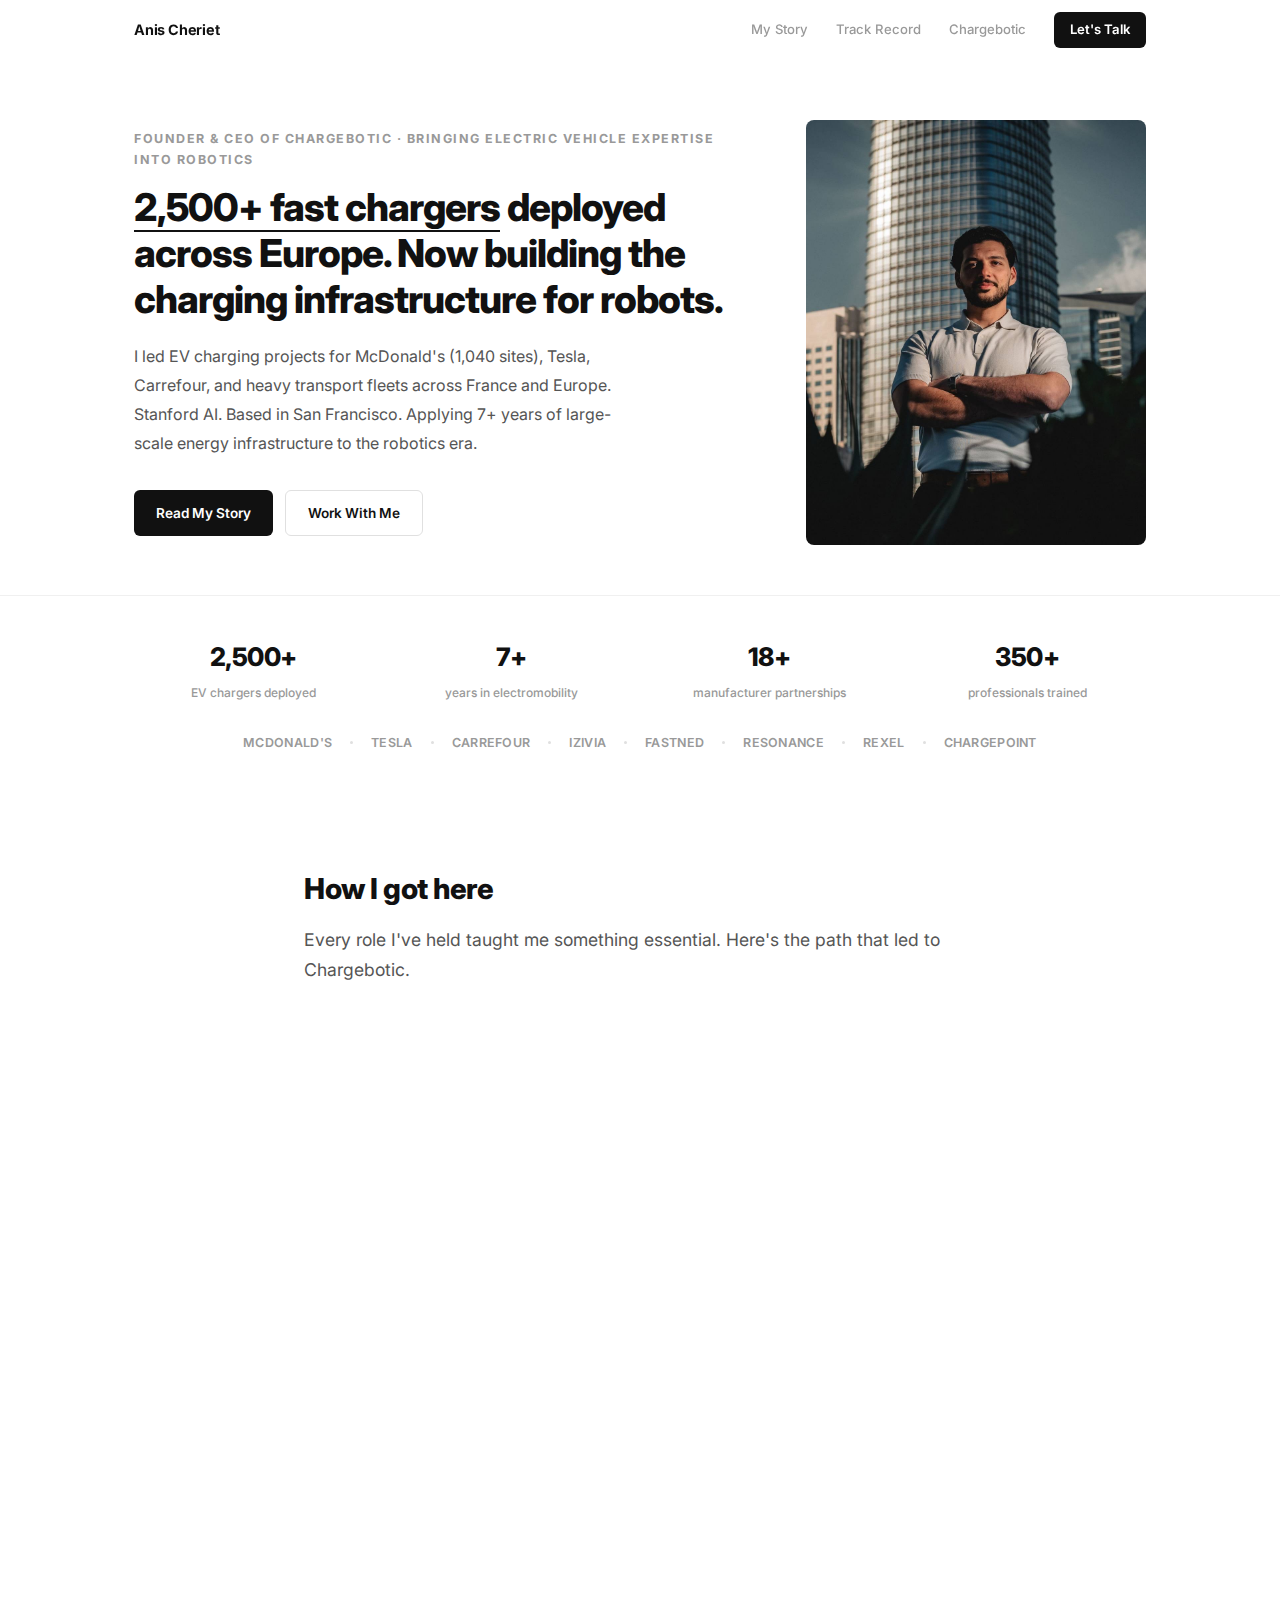
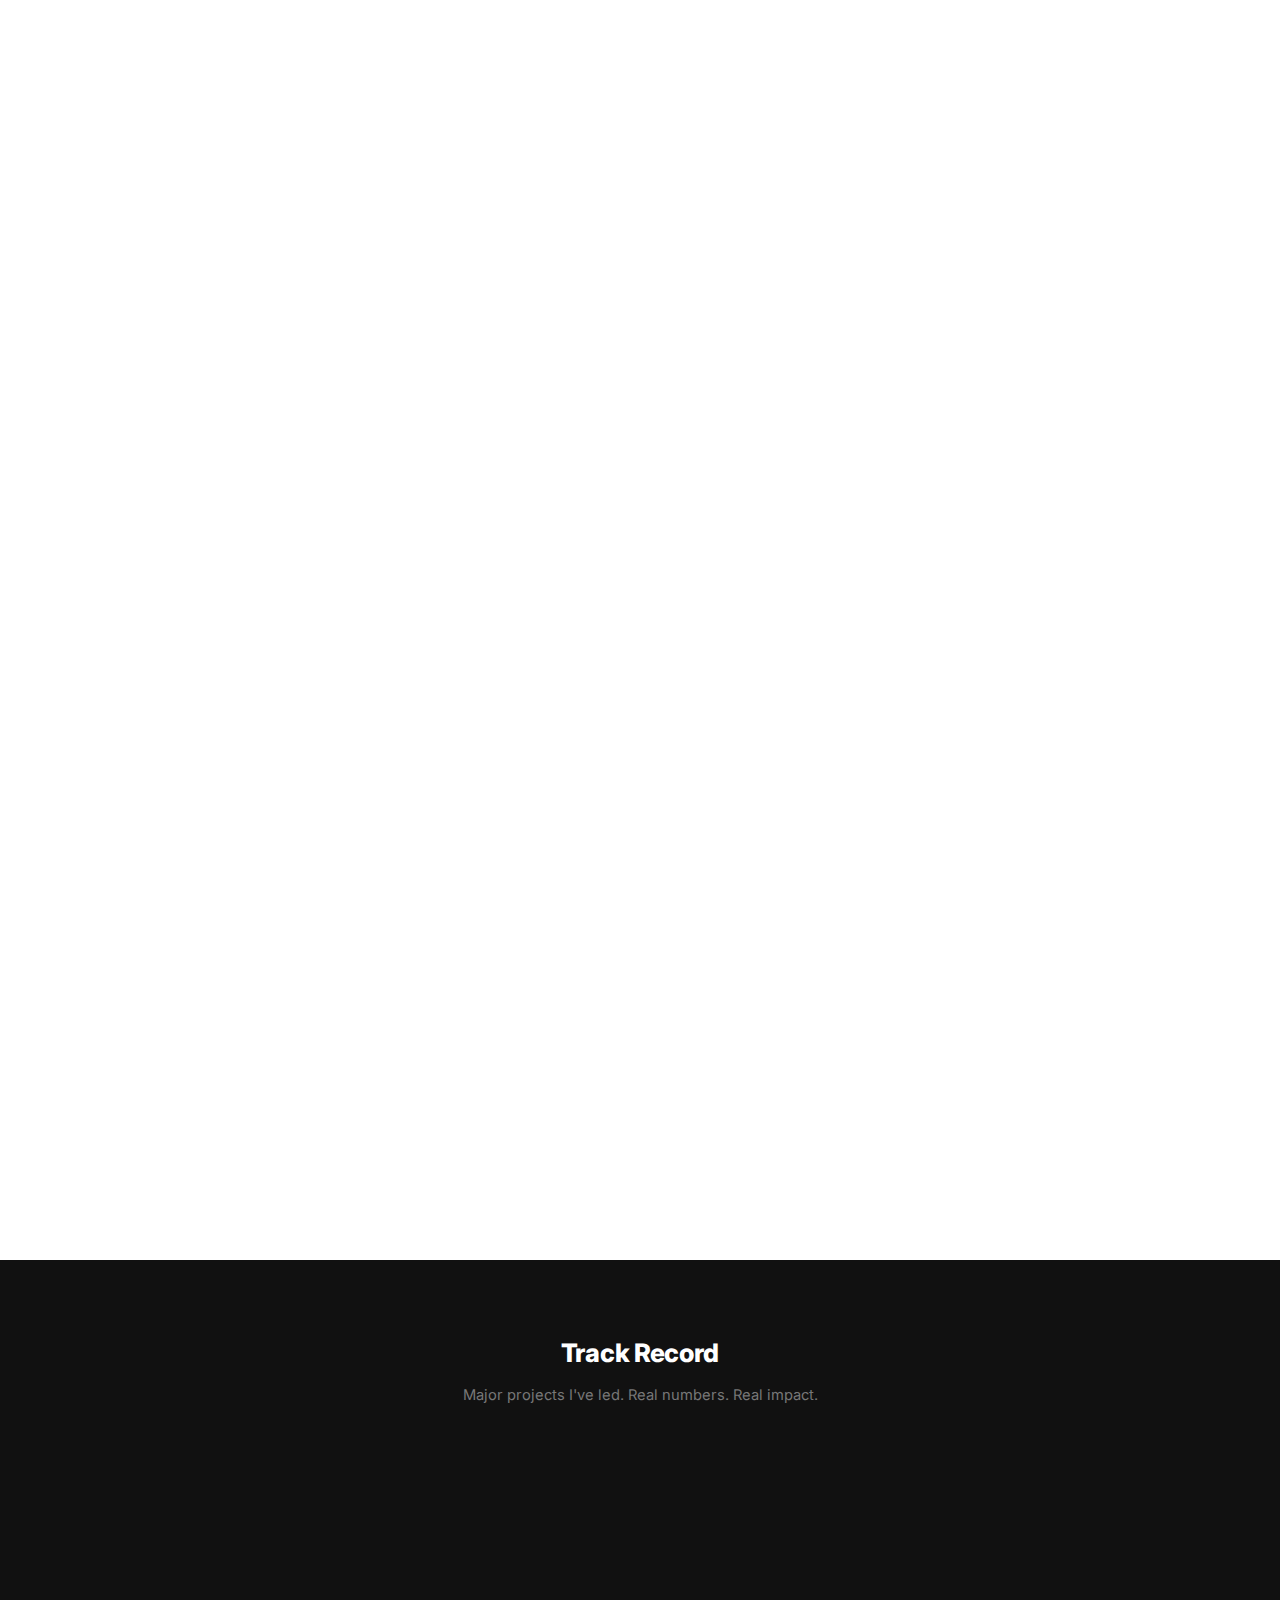
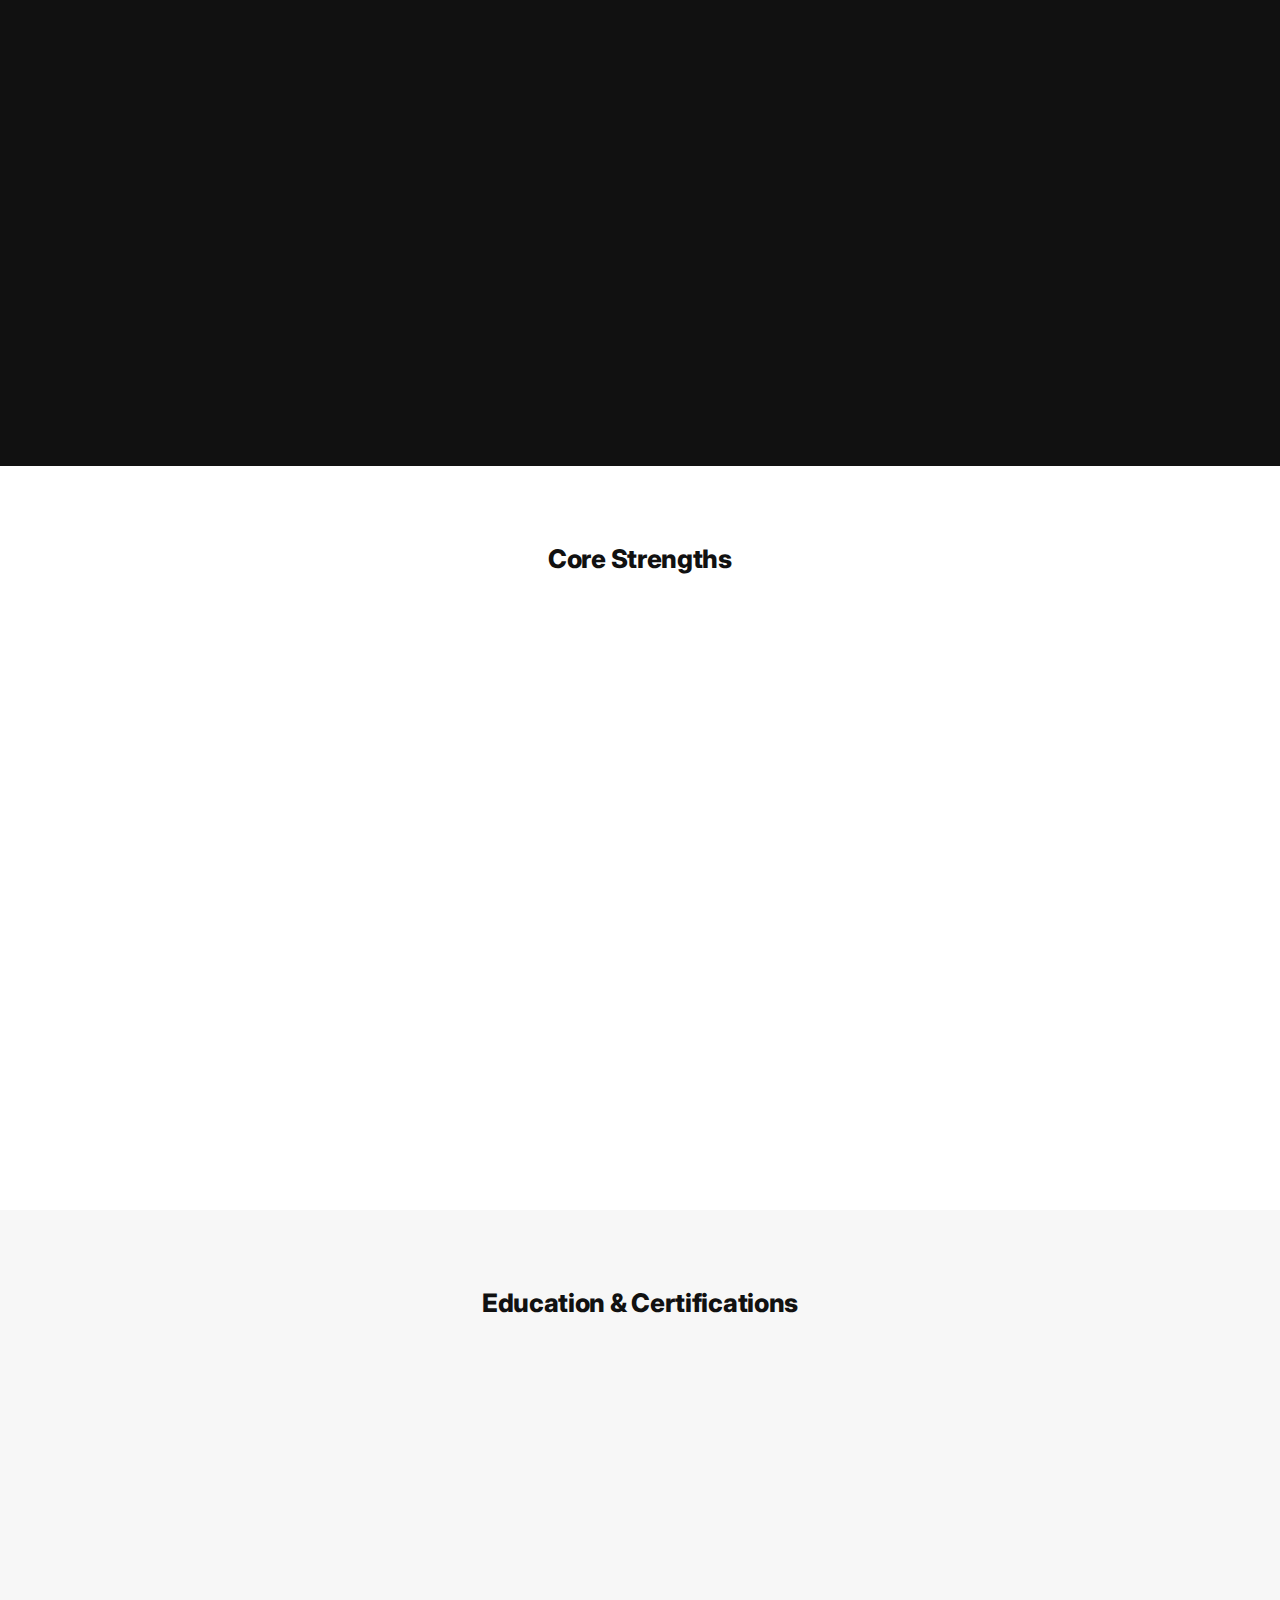
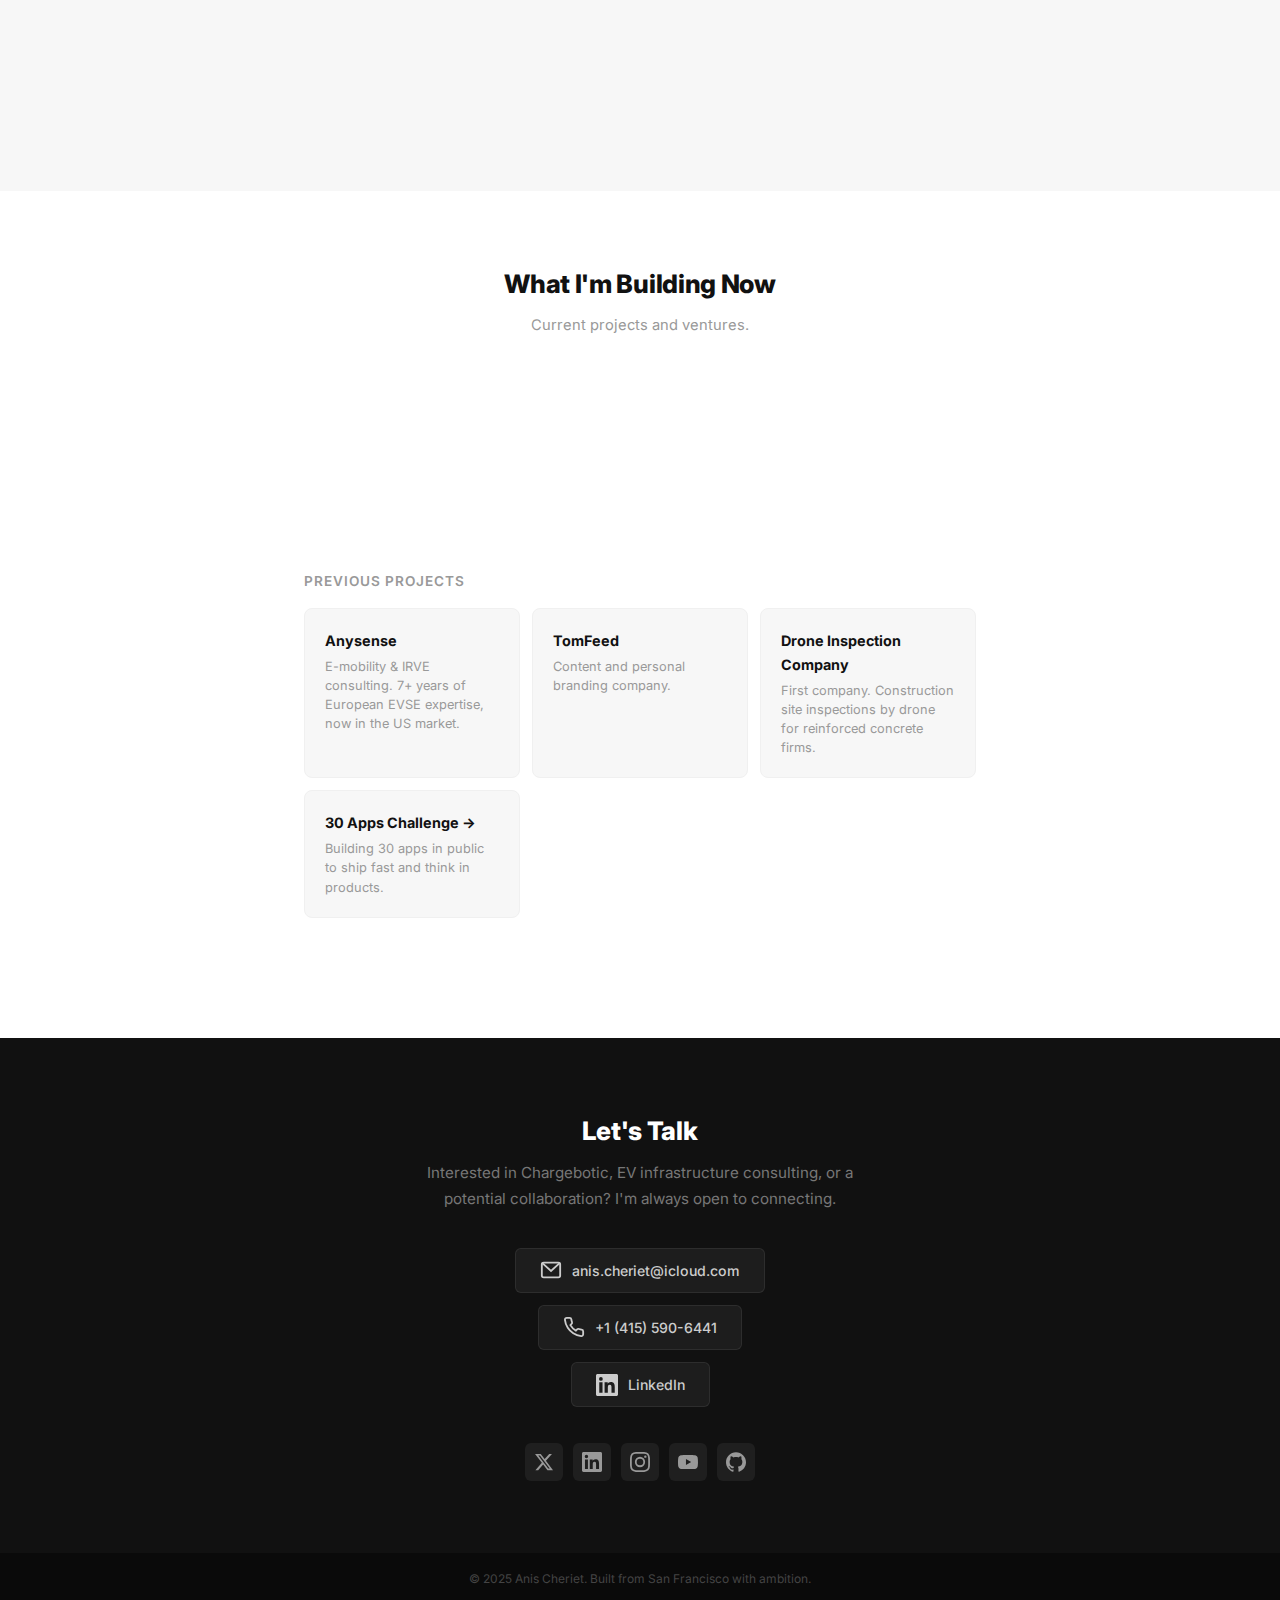
<file: index.html>
<!DOCTYPE html>
<html lang="en">
<head>
  <meta charset="UTF-8">
  <meta name="viewport" content="width=device-width, initial-scale=1.0">
  <title>Anis Cheriet | From 2,500 Fast Chargers to Powering Robots</title>
  <meta name="description" content="I deployed 2,500+ EV fast-chargers for McDonald's, Tesla, and Carrefour across Europe. Now I'm in San Francisco building the infrastructure to charge robots on Earth and beyond.">
  <link rel="icon" type="image/png" sizes="32x32" href="images/favicon-32.png">
  <link rel="icon" type="image/png" sizes="16x16" href="images/favicon-16.png">
  <link rel="apple-touch-icon" href="images/apple-touch-icon.png">
  <link rel="preconnect" href="https://fonts.googleapis.com">
  <link rel="preconnect" href="https://fonts.gstatic.com" crossorigin>
  <link href="https://fonts.googleapis.com/css2?family=Inter:wght@400;500;600;700;800;900&display=swap" rel="stylesheet">
  <link rel="stylesheet" href="style.css">
</head>
<body>

  <!-- NAV -->
  <nav class="nav" id="nav">
    <div class="nav-inner">
      <a href="#" class="nav-logo">Anis Cheriet</a>
      <div class="nav-links">
        <a href="#story">My Story</a>
        <a href="#proof">Track Record</a>
        <a href="#now">Chargebotic</a>
        <a href="#contact" class="nav-cta">Let's Talk</a>
      </div>
      <button class="nav-toggle" id="nav-toggle" aria-label="Menu">
        <span></span><span></span><span></span>
      </button>
    </div>
  </nav>

  <!-- HERO -->
  <section class="hero">
    <div class="hero-content">
      <div class="hero-text">
        <p class="hero-label">Founder & CEO of Chargebotic · Bringing electric vehicle expertise into robotics</p>
        <h1><span class="highlight">2,500+ fast chargers</span> deployed across Europe. Now building the charging infrastructure for robots.</h1>
        <p class="hero-sub">I led EV charging projects for McDonald's (1,040 sites), Tesla, Carrefour, and heavy transport fleets across France and Europe. Stanford AI. Based in San Francisco. Applying 7+ years of large-scale energy infrastructure to the robotics era.</p>
        <div class="hero-actions">
          <a href="#story" class="btn btn-primary">Read My Story</a>
          <a href="#contact" class="btn btn-outline">Work With Me</a>
        </div>
      </div>
      <div class="hero-image">
        <img src="images/photo-skyline.jpg" alt="Anis Cheriet in San Francisco">
      </div>
    </div>
  </section>

  <!-- NUMBERS -->
  <section class="numbers">
    <div class="container">
      <div class="numbers-grid">
        <div class="number-item">
          <span class="number-value">2,500+</span>
          <span class="number-label">EV chargers deployed</span>
        </div>
        <div class="number-item">
          <span class="number-value">7+</span>
          <span class="number-label">years in electromobility</span>
        </div>
        <div class="number-item">
          <span class="number-value">18+</span>
          <span class="number-label">manufacturer partnerships</span>
        </div>
        <div class="number-item">
          <span class="number-value">350+</span>
          <span class="number-label">professionals trained</span>
        </div>
      </div>
      <div class="logos-row">
        <span class="logo-text">McDonald's</span>
        <span class="logo-dot"></span>
        <span class="logo-text">Tesla</span>
        <span class="logo-dot"></span>
        <span class="logo-text">Carrefour</span>
        <span class="logo-dot"></span>
        <span class="logo-text">Izivia</span>
        <span class="logo-dot"></span>
        <span class="logo-text">Fastned</span>
        <span class="logo-dot"></span>
        <span class="logo-text">Resonance</span>
        <span class="logo-dot"></span>
        <span class="logo-text">Rexel</span>
        <span class="logo-dot"></span>
        <span class="logo-text">Chargepoint</span>
      </div>
    </div>
  </section>

  <!-- MY STORY -->
  <section class="section" id="story">
    <div class="container container-narrow">

      <h2 class="story-heading">How I got here</h2>
      <p class="story-intro">Every role I've held taught me something essential. Here's the path that led to Chargebotic.</p>

      <!-- Chapter 1 -->
      <div class="chapter">
        <span class="chapter-tag">Algeria &rarr; France</span>
        <h3>Early years: from curiosity to first ventures.</h3>
        <p>I grew up in <strong>Algeria</strong> with a deep fascination for technology. That drive brought me to France, where I earned a <strong>Master's in Entrepreneurship and Project Management from Paris Nanterre</strong>.</p>
        <p>Before graduating, I had already founded my first company: <strong>aerial drone inspections on construction sites</strong> for a reinforced concrete firm, working alongside groups like Bouygues and IDEC. I also trained dozens of seniors to use digital tools during COVID, at a time when a screen was often their only link to family.</p>
        <p>Throughout my studies, I worked in sales every weekend to fund my education. Running a business, studying, and selling simultaneously gave me a foundation that no classroom alone could provide.</p>
      </div>

      <!-- Chapter 2 -->
      <div class="chapter">
        <span class="chapter-tag">2021</span>
        <h3>Entering the EV industry.</h3>
        <p>I joined <strong>Rexel</strong>, Europe's largest electrical distributor, on a deployment mission with <strong>Freshmiles</strong>. Over several months, I covered <strong>10,000+ km</strong> across France, visiting 35 agencies and training <strong>350+ B2B clients</strong> on EV charging solutions in Paris, Brittany, and Auvergne-Rhone-Alpes.</p>
        <p>It became clear that EV infrastructure was an industry of enormous scale with very few people capable of bridging the technical and commercial sides. I committed fully.</p>
        <div class="story-images">
          <img src="images/rexel-training.png" alt="Anis training professionals at Rexel">
          <img src="images/rexel-expo.jpeg" alt="Anis presenting EV solutions at Rexel expo">
        </div>
      </div>

      <!-- Chapter 3 -->
      <div class="chapter">
        <span class="chapter-tag">2022 &rarr; 2023</span>
        <h3>Leading major EV deployments across France.</h3>
        <p><strong>Sicame Academy</strong> appointed me to train <strong>over 100 professional electricians</strong> on P1/P2/P3 charging installation standards. Teams from Schneider, Hager, ABB, Legrand, Wallbox, and EVBox attended my sessions. I obtained the EVSE Expert certification, qualifying me to audit and train at the highest industry level.</p>
        <p>At <strong>AutoPlug</strong>, I contributed to developing a connected charger interface showcased at the <strong>Paris Auto Show 2022</strong>, exhibited alongside Ford and BYD.</p>
        <p>From there, I took on some of the most significant EV projects in the country:</p>
        <ul class="story-list">
          <li><strong>McDonald's</strong> (via Resonance / Groupe Firalp): I personally managed <strong>73 sites</strong> within a national deployment of <strong>1,040 McDonald's locations</strong>, each equipped with 300 kW fast chargers. This was the first major restaurant chain in France to adopt electric mobility. I developed a standardization framework that reduced deployment variables from 22 to 2.</li>
          <li><strong>Carrefour Property</strong>: Directed EV deployment across <strong>115 supermarket sites</strong> as part of the <strong>Paris 2024 Olympics</strong> partnership.</li>
          <li><strong>Tesla</strong>: Managed civil and electrical works for a Supercharger V3 installation.</li>
          <li><strong>Fastned</strong>: Oversaw site coordination for their ultra-fast charging stations.</li>
        </ul>
        <div class="story-images">
          <img src="images/irve-training.jpeg" alt="Anis conducting IRVE training session">
          <img src="images/carrefour-chargers.jpeg" alt="Carrefour 300kW fast-charging stations">
        </div>
      </div>

      <!-- Chapter 4 -->
      <div class="chapter">
        <span class="chapter-tag">2024</span>
        <h3>Scaling to heavy vehicles: the most complex segment in EV.</h3>
        <p>At <strong>Altens</strong>, I designed and built the company's entire heavy-vehicle charging strategy from the ground up. I negotiated directly with <strong>18+ major DC/AC hardware manufacturers</strong>, assembled a national network of certified installers, and directed <strong>17 charging projects</strong> for fleet operators including <strong>Scania</strong> and <strong>Renault Trucks</strong>, all running 24/7 logistics platforms with extreme energy demands.</p>
        <p>By this point, I had deployed charging infrastructure across every context: retail, highway, underground parking, light vehicles, and heavy transport. The natural question was: what other industry needs this expertise?</p>
        <div class="story-images">
          <img src="images/altens-charger.jpeg" alt="Anis with heavy-vehicle charging infrastructure at Altens">
        </div>
      </div>

      <!-- Chapter 5 -->
      <div class="chapter">
        <span class="chapter-tag">2025 &rarr; now</span>
        <h3>San Francisco. Robotics. Chargebotic.</h3>
        <p>I relocated to San Francisco to deepen my technical capabilities and go-to-market expertise. I founded <strong>TomFeed</strong> (content and personal branding), shipped a consumer mobile application, enrolled in Stanford's <strong>Human-Centered AI</strong> program, and built 30 applications in public to sharpen my product thinking.</p>
        <p>The insight that shaped everything came from observing the robotics industry up close: delivery robots, warehouse automation, agricultural machines, and eventually lunar rovers all share the same unsolved infrastructure problem. They need autonomous, reliable power at scale. No one has built that yet.</p>
        <p>That is why I founded <strong>Chargebotic</strong>: autonomous charging infrastructure for the robotics era, on Earth and beyond. Seven years of deploying 2,500+ chargers, managing complex multi-stakeholder projects across Europe, negotiating with dozens of hardware manufacturers, and training hundreds of professionals, all of it converges in this mission.</p>
        <div class="story-images">
          <img src="images/sf-talk.jpeg" alt="Anis speaking at a San Francisco event">
          <img src="images/ai-summit.jpeg" alt="Anis at the AI Summit">
        </div>
      </div>

    </div>
  </section>

  <!-- TRACK RECORD / PROOF -->
  <section class="section section-dark" id="proof">
    <div class="container">
      <h2 class="section-title light">Track Record</h2>
      <p class="section-sub light">Major projects I've led. Real numbers. Real impact.</p>

      <div class="proof-grid">

        <div class="proof-card">
          <div class="proof-tags">
            <span>McDonald's</span>
            <span>Izivia (EDF)</span>
          </div>
          <h3>73 Sites (of 1,040 National Deployment)</h3>
          <p>300 kW fast chargers. First major restaurant chain in France to adopt EV. Developed a standardization framework reducing deployment variables from 22 to 2.</p>
          <div class="proof-company">Resonance / Groupe Firalp, Toulouse</div>
        </div>

        <div class="proof-card">
          <div class="proof-tags">
            <span>Tesla</span>
          </div>
          <h3>Supercharger V3 Site</h3>
          <p>Project Manager for civil + electrical works. From foundation to live Supercharger deployment.</p>
          <div class="proof-company">Resonance, Biganos, France</div>
        </div>

        <div class="proof-card">
          <div class="proof-tags">
            <span>Carrefour</span>
            <span>Paris 2024</span>
          </div>
          <h3>115 Retail Sites</h3>
          <p>Ultra-fast chargers (200-300 kW) deployed nationally as part of the official Olympics partnership.</p>
          <div class="proof-company">Carrefour Property, Paris</div>
        </div>

        <div class="proof-card">
          <div class="proof-tags">
            <span>Scania</span>
            <span>Renault Trucks</span>
          </div>
          <h3>Heavy Fleet Electrification</h3>
          <p>17 projects. 18+ manufacturer partnerships. Built the charging roadmap for 24/7 logistics platforms.</p>
          <div class="proof-company">Altens, La Rochelle</div>
        </div>

        <div class="proof-card">
          <div class="proof-tags">
            <span>Fastned</span>
          </div>
          <h3>Ultra-Fast Charging Hub</h3>
          <p>Site coordination and execution oversight for Fastned's iconic solar-canopy stations.</p>
          <div class="proof-company">Resonance, France</div>
        </div>

        <div class="proof-card">
          <div class="proof-tags">
            <span>Paris Auto Show 2022</span>
          </div>
          <h3>AutoPlug Launch</h3>
          <p>Co-developed connected EV charger display. Showcased alongside Ford & BYD. National media coverage.</p>
          <div class="proof-company">AutoPlug, Paris</div>
        </div>

      </div>
    </div>
  </section>

  <!-- WHAT I BRING -->
  <section class="section" id="expertise">
    <div class="container container-narrow">
      <h2 class="section-title">Core Strengths</h2>

      <div class="value-grid">
        <div class="value-card">
          <div class="value-icon">&#9889;</div>
          <h3>Complex infrastructure deployment</h3>
          <p>From underground parking lots to highway stations to 24/7 heavy-vehicle depots. I've managed multi-stakeholder EV projects in every environment and at every scale.</p>
        </div>
        <div class="value-card">
          <div class="value-icon">&#128736;</div>
          <h3>Technical depth + business execution</h3>
          <p>AutoCAD studies, grid integration, NF C 15-100 compliance on one side. Partnership negotiation, offer creation, and go-to-market on the other. I operate across the full stack.</p>
        </div>
        <div class="value-card">
          <div class="value-icon">&#127891;</div>
          <h3>Training and change management</h3>
          <p>Certified EVSE Expert (P1/P2/P3). Trained 100+ professional electricians and 350+ B2B clients. I make complex technical topics clear and actionable for any audience.</p>
        </div>
        <div class="value-card">
          <div class="value-icon">&#127757;</div>
          <h3>Europe-to-US perspective</h3>
          <p>Fluent in French and English. Master's from Paris Nanterre, Stanford AI program, based in San Francisco. Deep European EVSE expertise combined with a US builder mindset.</p>
        </div>
      </div>
    </div>
  </section>

  <!-- EDUCATION -->
  <section class="section section-alt" id="education">
    <div class="container">
      <h2 class="section-title">Education & Certifications</h2>
      <div class="edu-grid">
        <div class="edu-item">
          <span class="edu-year">2025</span>
          <div>
            <strong>Certificate in Human-Centered AI</strong>
            <p>Stanford Institute, Remote/USA</p>
          </div>
        </div>
        <div class="edu-item">
          <span class="edu-year">2021</span>
          <div>
            <strong>EVSE Expert Certification (Q-P1/P2/P3)</strong>
            <p>Sicame Academy, Qualified to audit & train on highest standards</p>
          </div>
        </div>
        <div class="edu-item">
          <span class="edu-year">2020</span>
          <div>
            <strong>Master's in Project Management & Entrepreneurship</strong>
            <p>Universite Paris X, Nanterre, France</p>
          </div>
        </div>
        <div class="edu-item">
          <span class="edu-year">2018</span>
          <div>
            <strong>Bachelor's in Economics & Financial Management</strong>
            <p>ISEM School, Nice Sophia Antipolis, France</p>
          </div>
        </div>
      </div>
    </div>
  </section>

  <!-- WHAT I'M BUILDING NOW -->
  <section class="section" id="now">
    <div class="container container-narrow">
      <h2 class="section-title">What I'm Building Now</h2>
      <p class="section-sub">Current projects and ventures.</p>

      <div class="now-single">
        <div class="now-card now-card-featured">
          <span class="now-tag">Stealth Startup</span>
          <h3>Chargebotic</h3>
          <p>Autonomous charging infrastructure for robots. On Earth and beyond. More details coming soon, stay tuned.</p>
        </div>
      </div>

      <h3 class="previous-title">Previous Projects</h3>
      <div class="previous-grid">
        <div class="previous-card">
          <h4>Anysense</h4>
          <p>E-mobility & IRVE consulting. 7+ years of European EVSE expertise, now in the US market.</p>
        </div>
        <div class="previous-card">
          <h4>TomFeed</h4>
          <p>Content and personal branding company.</p>
        </div>
        <div class="previous-card">
          <h4>Drone Inspection Company</h4>
          <p>First company. Construction site inspections by drone for reinforced concrete firms.</p>
        </div>
        <div class="previous-card">
          <a href="challenge.html"><h4>30 Apps Challenge &rarr;</h4></a>
          <p>Building 30 apps in public to ship fast and think in products.</p>
        </div>
      </div>
    </div>
  </section>

  <!-- CONTACT -->
  <section class="section section-dark" id="contact">
    <div class="container container-narrow" style="text-align:center;">
      <h2 class="section-title light">Let's Talk</h2>
      <p class="contact-text">Interested in Chargebotic, EV infrastructure consulting, or a potential collaboration? I'm always open to connecting.</p>

      <div class="contact-links">
        <a href="mailto:anis.cheriet@icloud.com" class="contact-link">
          <svg width="22" height="22" viewBox="0 0 24 24" fill="none" stroke="currentColor" stroke-width="2"><rect x="2" y="4" width="20" height="16" rx="2"/><path d="M22 4L12 13 2 4"/></svg>
          anis.cheriet@icloud.com
        </a>
        <a href="tel:+14155906441" class="contact-link">
          <svg width="22" height="22" viewBox="0 0 24 24" fill="none" stroke="currentColor" stroke-width="2"><path d="M22 16.92v3a2 2 0 01-2.18 2 19.79 19.79 0 01-8.63-3.07 19.5 19.5 0 01-6-6 19.79 19.79 0 01-3.07-8.67A2 2 0 014.11 2h3a2 2 0 012 1.72c.127.96.361 1.903.7 2.81a2 2 0 01-.45 2.11L8.09 9.91a16 16 0 006 6l1.27-1.27a2 2 0 012.11-.45c.907.339 1.85.573 2.81.7A2 2 0 0122 16.92z"/></svg>
          +1 (415) 590-6441
        </a>
        <a href="https://www.linkedin.com/in/anis-cheriet-196848117/" target="_blank" class="contact-link">
          <svg width="22" height="22" viewBox="0 0 24 24" fill="currentColor"><path d="M20.447 20.452h-3.554v-5.569c0-1.328-.027-3.037-1.852-3.037-1.853 0-2.136 1.445-2.136 2.939v5.667H9.351V9h3.414v1.561h.046c.477-.9 1.637-1.85 3.37-1.85 3.601 0 4.267 2.37 4.267 5.455v6.286zM5.337 7.433a2.062 2.062 0 01-2.063-2.065 2.064 2.064 0 112.063 2.065zm1.782 13.019H3.555V9h3.564v11.452zM22.225 0H1.771C.792 0 0 .774 0 1.729v20.542C0 23.227.792 24 1.771 24h20.451C23.2 24 24 23.227 24 22.271V1.729C24 .774 23.2 0 22.222 0h.003z"/></svg>
          LinkedIn
        </a>
      </div>

      <div class="contact-social" id="footer-social"></div>
    </div>
  </section>

  <footer class="footer">
    <p>&copy; 2025 Anis Cheriet. Built from San Francisco with ambition.</p>
  </footer>

  <script>
    // Smooth scroll
    document.querySelectorAll('a[href^="#"]').forEach(a => {
      a.addEventListener('click', e => {
        e.preventDefault();
        const target = document.querySelector(a.getAttribute('href'));
        if (target) target.scrollIntoView({ behavior: 'smooth', block: 'start' });
        document.querySelector('.nav-links').classList.remove('open');
      });
    });

    // Nav scroll
    window.addEventListener('scroll', () => {
      document.getElementById('nav').classList.toggle('nav-scrolled', window.scrollY > 50);
    });

    // Mobile menu
    document.getElementById('nav-toggle').addEventListener('click', () => {
      document.querySelector('.nav-links').classList.toggle('open');
    });

    // Social icons
    const socialSVGs = {
      x: '<svg width="20" height="20" viewBox="0 0 24 24" fill="currentColor"><path d="M18.244 2.25h3.308l-7.227 8.26 8.502 11.24H16.17l-5.214-6.817L4.99 21.75H1.68l7.73-8.835L1.254 2.25H8.08l4.713 6.231zm-1.161 17.52h1.833L7.084 4.126H5.117z"/></svg>',
      linkedin: '<svg width="20" height="20" viewBox="0 0 24 24" fill="currentColor"><path d="M20.447 20.452h-3.554v-5.569c0-1.328-.027-3.037-1.852-3.037-1.853 0-2.136 1.445-2.136 2.939v5.667H9.351V9h3.414v1.561h.046c.477-.9 1.637-1.85 3.37-1.85 3.601 0 4.267 2.37 4.267 5.455v6.286zM5.337 7.433a2.062 2.062 0 01-2.063-2.065 2.064 2.064 0 112.063 2.065zm1.782 13.019H3.555V9h3.564v11.452zM22.225 0H1.771C.792 0 0 .774 0 1.729v20.542C0 23.227.792 24 1.771 24h20.451C23.2 24 24 23.227 24 22.271V1.729C24 .774 23.2 0 22.222 0h.003z"/></svg>',
      instagram: '<svg width="20" height="20" viewBox="0 0 24 24" fill="currentColor"><path d="M12 2.163c3.204 0 3.584.012 4.85.07 3.252.148 4.771 1.691 4.919 4.919.058 1.265.069 1.645.069 4.849 0 3.205-.012 3.584-.069 4.849-.149 3.225-1.664 4.771-4.919 4.919-1.266.058-1.644.07-4.85.07-3.204 0-3.584-.012-4.849-.07-3.26-.149-4.771-1.699-4.919-4.92-.058-1.265-.07-1.644-.07-4.849 0-3.204.013-3.583.07-4.849.149-3.227 1.664-4.771 4.919-4.919 1.266-.057 1.645-.069 4.849-.069zM12 0C8.741 0 8.333.014 7.053.072 2.695.272.273 2.69.073 7.052.014 8.333 0 8.741 0 12c0 3.259.014 3.668.072 4.948.2 4.358 2.618 6.78 6.98 6.98C8.333 23.986 8.741 24 12 24c3.259 0 3.668-.014 4.948-.072 4.354-.2 6.782-2.618 6.979-6.98.059-1.28.073-1.689.073-4.948 0-3.259-.014-3.667-.072-4.947-.196-4.354-2.617-6.78-6.979-6.98C15.668.014 15.259 0 12 0zm0 5.838a6.162 6.162 0 100 12.324 6.162 6.162 0 000-12.324zM12 16a4 4 0 110-8 4 4 0 010 8zm6.406-11.845a1.44 1.44 0 100 2.881 1.44 1.44 0 000-2.881z"/></svg>',
      youtube: '<svg width="20" height="20" viewBox="0 0 24 24" fill="currentColor"><path d="M23.498 6.186a3.016 3.016 0 0 0-2.122-2.136C19.505 3.545 12 3.545 12 3.545s-7.505 0-9.377.505A3.017 3.017 0 0 0 .502 6.186C0 8.07 0 12 0 12s0 3.93.502 5.814a3.016 3.016 0 0 0 2.122 2.136c1.871.505 9.376.505 9.376.505s7.505 0 9.377-.505a3.015 3.015 0 0 0 2.122-2.136C24 15.93 24 12 24 12s0-3.93-.502-5.814zM9.545 15.568V8.432L15.818 12l-6.273 3.568z"/></svg>',
      github: '<svg width="20" height="20" viewBox="0 0 24 24" fill="currentColor"><path d="M12 .297c-6.63 0-12 5.373-12 12 0 5.303 3.438 9.8 8.205 11.385.6.113.82-.258.82-.577 0-.285-.01-1.04-.015-2.04-3.338.724-4.042-1.61-4.042-1.61C4.422 18.07 3.633 17.7 3.633 17.7c-1.087-.744.084-.729.084-.729 1.205.084 1.838 1.236 1.838 1.236 1.07 1.835 2.809 1.305 3.495.998.108-.776.417-1.305.76-1.605-2.665-.3-5.466-1.332-5.466-5.93 0-1.31.465-2.38 1.235-3.22-.135-.303-.54-1.523.105-3.176 0 0 1.005-.322 3.3 1.23.96-.267 1.98-.399 3-.405 1.02.006 2.04.138 3 .405 2.28-1.552 3.285-1.23 3.285-1.23.645 1.653.24 2.873.12 3.176.765.84 1.23 1.91 1.23 3.22 0 4.61-2.805 5.625-5.475 5.92.42.36.81 1.096.81 2.22 0 1.606-.015 2.896-.015 3.286 0 .315.21.69.825.57C20.565 22.092 24 17.592 24 12.297c0-6.627-5.373-12-12-12"/></svg>'
    };

    fetch('config.json')
      .then(r => r.json())
      .then(config => {
        const el = document.getElementById('footer-social');
        for (const [key, url] of Object.entries(config.social)) {
          if (!url) continue;
          const a = document.createElement('a');
          a.href = url;
          a.target = '_blank';
          a.className = 'social-icon';
          a.innerHTML = socialSVGs[key] || '';
          el.appendChild(a);
        }
      });

    // Scroll animations
    const obs = new IntersectionObserver(entries => {
      entries.forEach(e => { if (e.isIntersecting) e.target.classList.add('visible'); });
    }, { threshold: 0.1 });
    document.querySelectorAll('.chapter, .proof-card, .value-card, .now-card, .edu-item').forEach(el => obs.observe(el));
  </script>

</body>
</html>
</file>
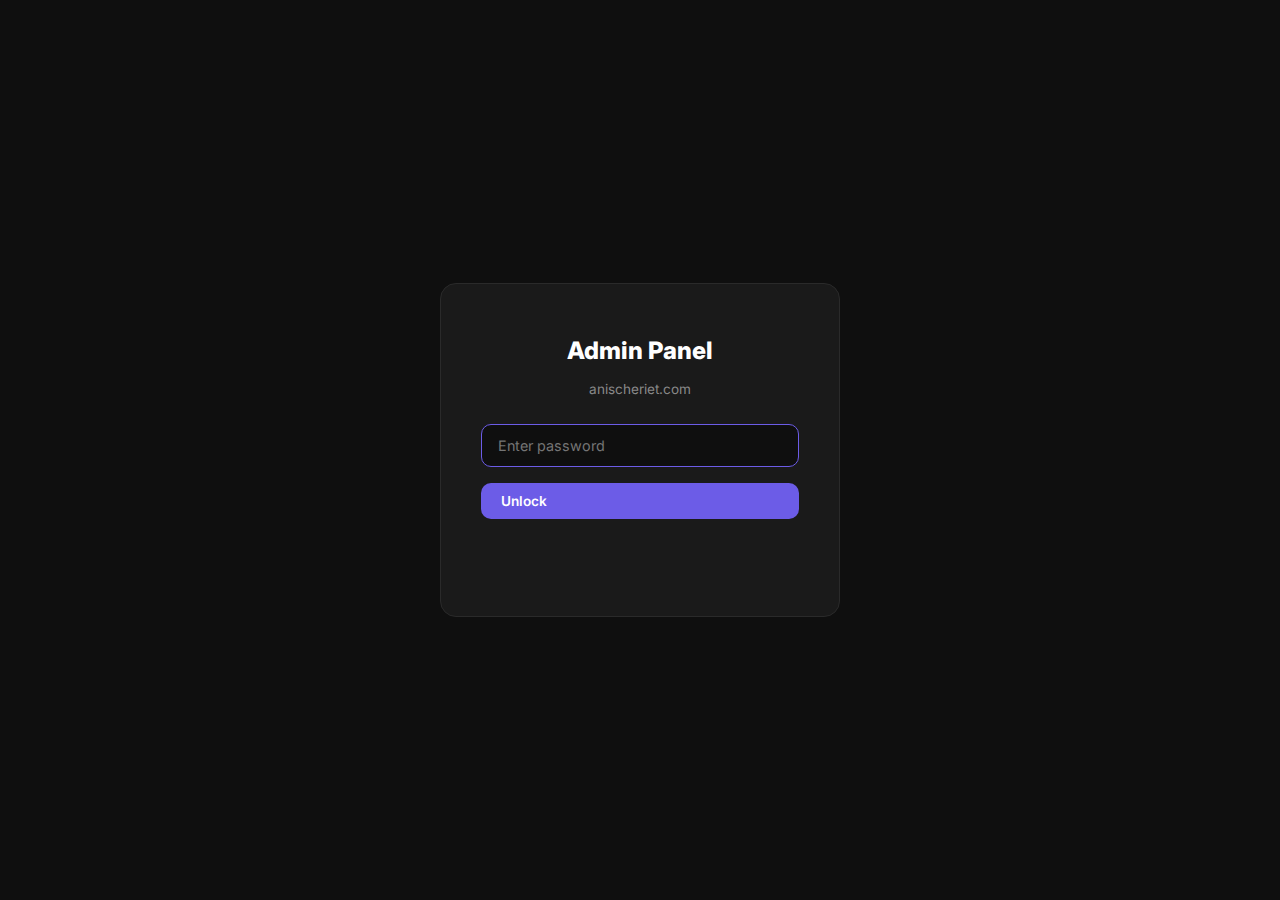
<file: admin.html>
<!DOCTYPE html>
<html lang="en">
<head>
  <meta charset="UTF-8">
  <meta name="viewport" content="width=device-width, initial-scale=1.0">
  <title>Admin — anischeriet.com</title>
  <link rel="icon" type="image/png" sizes="32x32" href="images/favicon-32.png">
  <link rel="preconnect" href="https://fonts.googleapis.com">
  <link rel="preconnect" href="https://fonts.gstatic.com" crossorigin>
  <link href="https://fonts.googleapis.com/css2?family=Inter:wght@400;500;600;700;800&display=swap" rel="stylesheet">
  <link rel="stylesheet" href="admin.css">
</head>
<body>

  <!-- ====== LOGIN SCREEN ====== -->
  <div class="login-screen" id="login-screen">
    <div class="login-box">
      <h1>Admin Panel</h1>
      <p>anischeriet.com</p>
      <input type="password" id="password-input" placeholder="Enter password" autofocus>
      <button class="btn" onclick="attemptLogin()">Unlock</button>
      <p class="login-error" id="login-error"></p>
    </div>
  </div>

  <!-- ====== DASHBOARD ====== -->
  <div class="dashboard" id="dashboard">

    <div class="dash-header">
      <h1>Admin Panel</h1>
      <button class="btn-logout" onclick="logout()">Logout</button>
    </div>

    <!-- GitHub Token Setup -->
    <div class="section" id="section-github">
      <div class="section-title"><span>🔑</span> GitHub Connection</div>
      <div class="token-status">
        <div class="token-dot" id="token-dot"></div>
        <span id="token-status-text">Checking...</span>
      </div>
      <div class="form-group">
        <label>GitHub Personal Access Token</label>
        <input type="password" id="github-token" placeholder="ghp_xxxxxxxxxxxx">
      </div>
      <p style="font-size:0.75rem;color:#666;margin-bottom:12px;">
        Create a token at GitHub > Settings > Developer settings > Personal access tokens > Fine-grained tokens.
        Give it read/write access to the <strong>anischeriet.com</strong> repo (Contents permission).
      </p>
      <button class="btn btn-sm" onclick="saveToken()">Save Token</button>
    </div>

    <!-- Profile Section -->
    <div class="section">
      <div class="section-title"><span>👤</span> Profile</div>
      <div class="avatar-upload">
        <img src="images/hero-portrait.jpg" alt="Avatar" class="avatar-preview" id="avatar-preview">
        <div>
          <button class="btn btn-sm btn-ghost" onclick="document.getElementById('avatar-file').click()">Change Photo</button>
          <input type="file" id="avatar-file" accept="image/*" onchange="handleAvatarUpload(event)">
          <p style="font-size:0.7rem;color:#666;margin-top:4px;">JPG or PNG, will be resized</p>
        </div>
      </div>
      <div class="form-row">
        <div class="form-group">
          <label>Name</label>
          <input type="text" id="profile-name" value="Anis Cheriet">
        </div>
        <div class="form-group">
          <label>Location</label>
          <input type="text" id="profile-location" value="San Francisco">
        </div>
      </div>
      <div class="form-group">
        <label>Tagline</label>
        <input type="text" id="profile-tagline" value="I build things to learn. 30 apps, no excuses.">
      </div>
    </div>

    <!-- Social Links -->
    <div class="section">
      <div class="section-title"><span>🔗</span> Social Links</div>
      <div class="form-row">
        <div class="form-group">
          <label>X (Twitter)</label>
          <input type="url" id="social-x" value="https://x.com/AnisCHERIEET">
        </div>
        <div class="form-group">
          <label>LinkedIn</label>
          <input type="url" id="social-linkedin" value="https://www.linkedin.com/in/anis-cheriet-196848117/">
        </div>
      </div>
      <div class="form-row">
        <div class="form-group">
          <label>Instagram</label>
          <input type="url" id="social-instagram" value="https://www.instagram.com/anis.cheriet/">
        </div>
        <div class="form-group">
          <label>YouTube</label>
          <input type="url" id="social-youtube" value="https://www.youtube.com/@ANISCHERIET_US">
        </div>
      </div>
    </div>

    <!-- Projects -->
    <div class="section">
      <div class="section-title"><span>🚀</span> Projects</div>
      <div class="projects-list" id="projects-list">
        <!-- Rendered by JS -->
      </div>
      <div class="add-project-row">
        <button class="btn btn-sm btn-ghost" onclick="openProjectModal()">+ Add Project</button>
      </div>
    </div>

    <!-- Settings -->
    <div class="section">
      <div class="section-title"><span>⚙️</span> Settings</div>
      <div class="form-group">
        <label>Newsletter Google Apps Script URL</label>
        <input type="url" id="newsletter-url" placeholder="https://script.google.com/macros/...">
      </div>
      <div class="form-group">
        <label>Admin Password (change)</label>
        <input type="password" id="new-password" placeholder="Leave empty to keep current">
      </div>
    </div>

    <!-- Save -->
    <div style="text-align:center;margin-top:16px;">
      <button class="btn" id="save-btn" onclick="saveAllChanges()" style="padding:14px 40px;font-size:0.95rem;">
        Save & Deploy
      </button>
      <p id="save-msg" style="font-size:0.8rem;color:#888;margin-top:8px;min-height:1.2em;"></p>
    </div>

  </div>

  <!-- ====== PROJECT EDIT MODAL ====== -->
  <div class="modal-overlay" id="project-modal">
    <div class="modal">
      <h2 id="modal-title">Add Project</h2>
      <div class="form-group">
        <label>Icon (emoji)</label>
        <input type="text" id="proj-icon" placeholder="🚀">
      </div>
      <div class="form-row">
        <div class="form-group">
          <label>Name</label>
          <input type="text" id="proj-name" placeholder="My App">
        </div>
        <div class="form-group">
          <label>Day</label>
          <input type="number" id="proj-day" placeholder="1">
        </div>
      </div>
      <div class="form-group">
        <label>Description</label>
        <textarea id="proj-desc" placeholder="What does it do?"></textarea>
      </div>
      <div class="form-row">
        <div class="form-group">
          <label>URL</label>
          <input type="url" id="proj-url" placeholder="https://...">
        </div>
        <div class="form-group">
          <label>Status</label>
          <select id="proj-status">
            <option value="new">New</option>
            <option value="active">Active</option>
            <option value="done">Done</option>
          </select>
        </div>
      </div>
      <div class="form-group">
        <label>Date</label>
        <input type="text" id="proj-date" placeholder="Feb 25, 2026">
      </div>
      <div class="modal-actions">
        <button class="btn btn-sm btn-ghost" onclick="closeProjectModal()">Cancel</button>
        <button class="btn btn-sm" onclick="saveProject()">Save Project</button>
      </div>
    </div>
  </div>

  <!-- ====== TOAST ====== -->
  <div class="toast" id="toast"></div>

  <script>
    // ========== CONFIG ==========
    const REPO_OWNER = 'Anis12392';
    const REPO_NAME = 'anischeriet.com';
    const BRANCH = 'main';
    // Default password hash (SHA-256 of "admin123") — change via settings
    const DEFAULT_HASH = '240be518fabd2724ddb6f04eeb1da5967448d7e831c08c8fa822809f74c720a9';

    let projects = [];
    let editingIndex = -1; // -1 = adding new
    let pendingAvatarBase64 = null;
    let siteConfig = {};

    // ========== UTILS ==========
    async function sha256(str) {
      const buf = await crypto.subtle.digest('SHA-256', new TextEncoder().encode(str));
      return Array.from(new Uint8Array(buf)).map(b => b.toString(16).padStart(2, '0')).join('');
    }

    function toast(msg, type = 'success') {
      const t = document.getElementById('toast');
      t.textContent = msg;
      t.className = `toast ${type} show`;
      setTimeout(() => t.classList.remove('show'), 3000);
    }

    // ========== AUTH ==========
    async function attemptLogin() {
      const pw = document.getElementById('password-input').value;
      const hash = await sha256(pw);
      const storedHash = localStorage.getItem('admin_pw_hash') || DEFAULT_HASH;

      if (hash === storedHash) {
        localStorage.setItem('admin_session', 'true');
        showDashboard();
      } else {
        document.getElementById('login-error').textContent = 'Wrong password';
      }
    }

    document.getElementById('password-input').addEventListener('keydown', e => {
      if (e.key === 'Enter') attemptLogin();
    });

    function logout() {
      localStorage.removeItem('admin_session');
      document.getElementById('dashboard').classList.remove('active');
      document.getElementById('login-screen').style.display = 'flex';
      document.getElementById('password-input').value = '';
      document.getElementById('login-error').textContent = '';
    }

    function showDashboard() {
      document.getElementById('login-screen').style.display = 'none';
      document.getElementById('dashboard').classList.add('active');
      loadData();
      checkToken();
    }

    // Auto-login if session exists
    if (localStorage.getItem('admin_session') === 'true') {
      showDashboard();
    }

    // ========== GITHUB API ==========
    function getToken() {
      return localStorage.getItem('github_token') || '';
    }

    function checkToken() {
      const token = getToken();
      const dot = document.getElementById('token-dot');
      const text = document.getElementById('token-status-text');

      if (token) {
        dot.className = 'token-dot connected';
        text.textContent = 'Connected (token saved in browser)';
        document.getElementById('github-token').value = token.slice(0, 8) + '...' + token.slice(-4);
      } else {
        dot.className = 'token-dot disconnected';
        text.textContent = 'Not connected — add your GitHub token to save changes';
      }
    }

    function saveToken() {
      const token = document.getElementById('github-token').value.trim();
      if (token && !token.includes('...')) {
        localStorage.setItem('github_token', token);
        checkToken();
        toast('Token saved');
      }
    }

    async function githubGet(path) {
      const res = await fetch(`https://api.github.com/repos/${REPO_OWNER}/${REPO_NAME}/contents/${path}?ref=${BRANCH}`, {
        headers: { 'Authorization': `Bearer ${getToken()}`, 'Accept': 'application/vnd.github.v3+json' }
      });
      if (!res.ok) throw new Error(`GitHub GET failed: ${res.status}`);
      return res.json();
    }

    async function githubPut(path, content, message) {
      let sha;
      try {
        const existing = await githubGet(path);
        sha = existing.sha;
      } catch {}

      const body = { message, content: btoa(unescape(encodeURIComponent(content))), branch: BRANCH };
      if (sha) body.sha = sha;

      const res = await fetch(`https://api.github.com/repos/${REPO_OWNER}/${REPO_NAME}/contents/${path}`, {
        method: 'PUT',
        headers: { 'Authorization': `Bearer ${getToken()}`, 'Accept': 'application/vnd.github.v3+json', 'Content-Type': 'application/json' },
        body: JSON.stringify(body)
      });
      if (!res.ok) {
        const err = await res.json();
        throw new Error(err.message || `GitHub PUT failed: ${res.status}`);
      }
      return res.json();
    }

    async function githubPutBinary(path, base64Content, message) {
      let sha;
      try {
        const existing = await githubGet(path);
        sha = existing.sha;
      } catch {}

      const body = { message, content: base64Content, branch: BRANCH };
      if (sha) body.sha = sha;

      const res = await fetch(`https://api.github.com/repos/${REPO_OWNER}/${REPO_NAME}/contents/${path}`, {
        method: 'PUT',
        headers: { 'Authorization': `Bearer ${getToken()}`, 'Accept': 'application/vnd.github.v3+json', 'Content-Type': 'application/json' },
        body: JSON.stringify(body)
      });
      if (!res.ok) throw new Error(`GitHub PUT binary failed: ${res.status}`);
      return res.json();
    }

    // ========== LOAD DATA ==========
    async function loadData() {
      try {
        const res = await fetch('projects.json');
        projects = await res.json();
        projects.sort((a, b) => a.day - b.day);
        renderProjects();
      } catch (e) {
        toast('Failed to load projects: ' + e.message, 'error');
      }

      // Load config from localStorage
      siteConfig = JSON.parse(localStorage.getItem('site_config') || '{}');
      if (siteConfig.name) document.getElementById('profile-name').value = siteConfig.name;
      if (siteConfig.location) document.getElementById('profile-location').value = siteConfig.location;
      if (siteConfig.tagline) document.getElementById('profile-tagline').value = siteConfig.tagline;
      if (siteConfig.social_x) document.getElementById('social-x').value = siteConfig.social_x;
      if (siteConfig.social_linkedin) document.getElementById('social-linkedin').value = siteConfig.social_linkedin;
      if (siteConfig.social_instagram) document.getElementById('social-instagram').value = siteConfig.social_instagram;
      if (siteConfig.social_youtube) document.getElementById('social-youtube').value = siteConfig.social_youtube;
      if (siteConfig.newsletter_url) document.getElementById('newsletter-url').value = siteConfig.newsletter_url;
    }

    // ========== RENDER PROJECTS ==========
    function renderProjects() {
      const list = document.getElementById('projects-list');
      list.innerHTML = projects.map((p, i) => `
        <div class="project-row">
          <div class="proj-icon">${p.icon}</div>
          <div class="proj-name">${p.name}</div>
          <div class="proj-desc">${p.description}</div>
          <span class="proj-status ${p.status}">${p.status}</span>
          <div class="project-actions">
            <button class="btn btn-sm btn-ghost" onclick="openProjectModal(${i})">Edit</button>
            <button class="btn btn-sm btn-danger" onclick="deleteProject(${i})">Del</button>
          </div>
        </div>
      `).join('');
    }

    // ========== PROJECT MODAL ==========
    function openProjectModal(index = -1) {
      editingIndex = index;
      const modal = document.getElementById('project-modal');
      document.getElementById('modal-title').textContent = index === -1 ? 'Add Project' : 'Edit Project';

      if (index >= 0) {
        const p = projects[index];
        document.getElementById('proj-icon').value = p.icon || '';
        document.getElementById('proj-name').value = p.name || '';
        document.getElementById('proj-day').value = p.day || '';
        document.getElementById('proj-desc').value = p.description || '';
        document.getElementById('proj-url').value = p.url || '';
        document.getElementById('proj-status').value = p.status || 'new';
        document.getElementById('proj-date').value = p.date || '';
      } else {
        document.getElementById('proj-icon').value = '';
        document.getElementById('proj-name').value = '';
        document.getElementById('proj-day').value = projects.length;
        document.getElementById('proj-desc').value = '';
        document.getElementById('proj-url').value = '';
        document.getElementById('proj-status').value = 'new';
        const now = new Date();
        document.getElementById('proj-date').value = now.toLocaleDateString('en-US', { month: 'short', day: 'numeric', year: 'numeric' });
      }

      modal.classList.add('active');
    }

    function closeProjectModal() {
      document.getElementById('project-modal').classList.remove('active');
    }

    function saveProject() {
      const p = {
        icon: document.getElementById('proj-icon').value,
        name: document.getElementById('proj-name').value,
        day: parseInt(document.getElementById('proj-day').value) || 0,
        description: document.getElementById('proj-desc').value,
        url: document.getElementById('proj-url').value,
        status: document.getElementById('proj-status').value,
        date: document.getElementById('proj-date').value
      };

      if (!p.name) { toast('Project name is required', 'error'); return; }

      if (editingIndex >= 0) {
        projects[editingIndex] = p;
      } else {
        projects.push(p);
      }

      projects.sort((a, b) => a.day - b.day);
      renderProjects();
      closeProjectModal();
      toast(editingIndex >= 0 ? 'Project updated' : 'Project added');
    }

    function deleteProject(index) {
      if (confirm(`Delete "${projects[index].name}"?`)) {
        projects.splice(index, 1);
        renderProjects();
        toast('Project deleted');
      }
    }

    // ========== AVATAR UPLOAD ==========
    function handleAvatarUpload(event) {
      const file = event.target.files[0];
      if (!file) return;

      const reader = new FileReader();
      reader.onload = (e) => {
        // Show preview
        document.getElementById('avatar-preview').src = e.target.result;
        // Store base64 (strip data:image/...;base64, prefix)
        pendingAvatarBase64 = e.target.result.split(',')[1];
        toast('Photo ready — click Save & Deploy to upload');
      };
      reader.readAsDataURL(file);
    }

    // ========== SAVE ALL ==========
    async function saveAllChanges() {
      const btn = document.getElementById('save-btn');
      const msg = document.getElementById('save-msg');

      if (!getToken()) {
        toast('Add your GitHub token first', 'error');
        return;
      }

      btn.disabled = true;
      btn.textContent = 'Saving...';
      msg.textContent = '';

      try {
        // 1. Save projects.json
        msg.textContent = 'Updating projects.json...';
        await githubPut('projects.json', JSON.stringify(projects, null, 2), 'Update projects via admin panel');

        // 2. Save avatar if changed
        if (pendingAvatarBase64) {
          msg.textContent = 'Uploading avatar...';
          await githubPutBinary('images/hero-portrait.jpg', pendingAvatarBase64, 'Update avatar via admin panel');
          pendingAvatarBase64 = null;
        }

        // 3. Save site config to localStorage
        siteConfig = {
          name: document.getElementById('profile-name').value,
          location: document.getElementById('profile-location').value,
          tagline: document.getElementById('profile-tagline').value,
          social_x: document.getElementById('social-x').value,
          social_linkedin: document.getElementById('social-linkedin').value,
          social_instagram: document.getElementById('social-instagram').value,
          social_youtube: document.getElementById('social-youtube').value,
          newsletter_url: document.getElementById('newsletter-url').value
        };
        localStorage.setItem('site_config', JSON.stringify(siteConfig));

        // 4. Update HTML files with profile/social changes
        msg.textContent = 'Updating site pages...';
        await updateHtmlFiles();

        // 5. Update password if changed
        const newPw = document.getElementById('new-password').value;
        if (newPw) {
          const hash = await sha256(newPw);
          localStorage.setItem('admin_pw_hash', hash);
          document.getElementById('new-password').value = '';
          toast('Password updated');
        }

        msg.textContent = '';
        toast('All changes saved and pushed to GitHub!');
      } catch (e) {
        msg.textContent = '';
        toast('Error: ' + e.message, 'error');
        console.error(e);
      }

      btn.disabled = false;
      btn.textContent = 'Save & Deploy';
    }

    async function updateHtmlFiles() {
      const name = document.getElementById('profile-name').value;
      const location = document.getElementById('profile-location').value;
      const tagline = document.getElementById('profile-tagline').value;
      const socialX = document.getElementById('social-x').value;
      const socialLinkedin = document.getElementById('social-linkedin').value;
      const socialInstagram = document.getElementById('social-instagram').value;
      const socialYoutube = document.getElementById('social-youtube').value;
      const newsletterUrl = document.getElementById('newsletter-url').value;

      // Update index.html and challenge.html
      for (const file of ['index.html', 'challenge.html']) {
        try {
          const fileData = await githubGet(file);
          let content = decodeURIComponent(escape(atob(fileData.content.replace(/\n/g, ''))));

          // Replace name
          content = content.replace(/<h1 class="name">.*?<\/h1>/g, `<h1 class="name">${name}</h1>`);

          // Replace tagline
          content = content.replace(/<p class="tagline"><em>.*?<\/em><\/p>/g, `<p class="tagline"><em>${tagline}</em></p>`);

          // Replace social links
          if (socialX) content = content.replace(/href="https:\/\/x\.com\/[^"]*"/g, `href="${socialX}"`);
          if (socialLinkedin) content = content.replace(/href="https:\/\/www\.linkedin\.com\/[^"]*"/g, `href="${socialLinkedin}"`);
          if (socialInstagram) content = content.replace(/href="https:\/\/www\.instagram\.com\/[^"]*"/g, `href="${socialInstagram}"`);
          if (socialYoutube) content = content.replace(/href="https:\/\/www\.youtube\.com\/[^"]*"/g, `href="${socialYoutube}"`);

          // Replace newsletter URL
          if (newsletterUrl) {
            content = content.replace(/const SHEET_URL = '.*?'/, `const SHEET_URL = '${newsletterUrl}'`);
          }

          await githubPut(file, content, `Update ${file} via admin panel`);
        } catch (e) {
          console.error(`Failed to update ${file}:`, e);
        }
      }
    }
  </script>

</body>
</html>
</file>
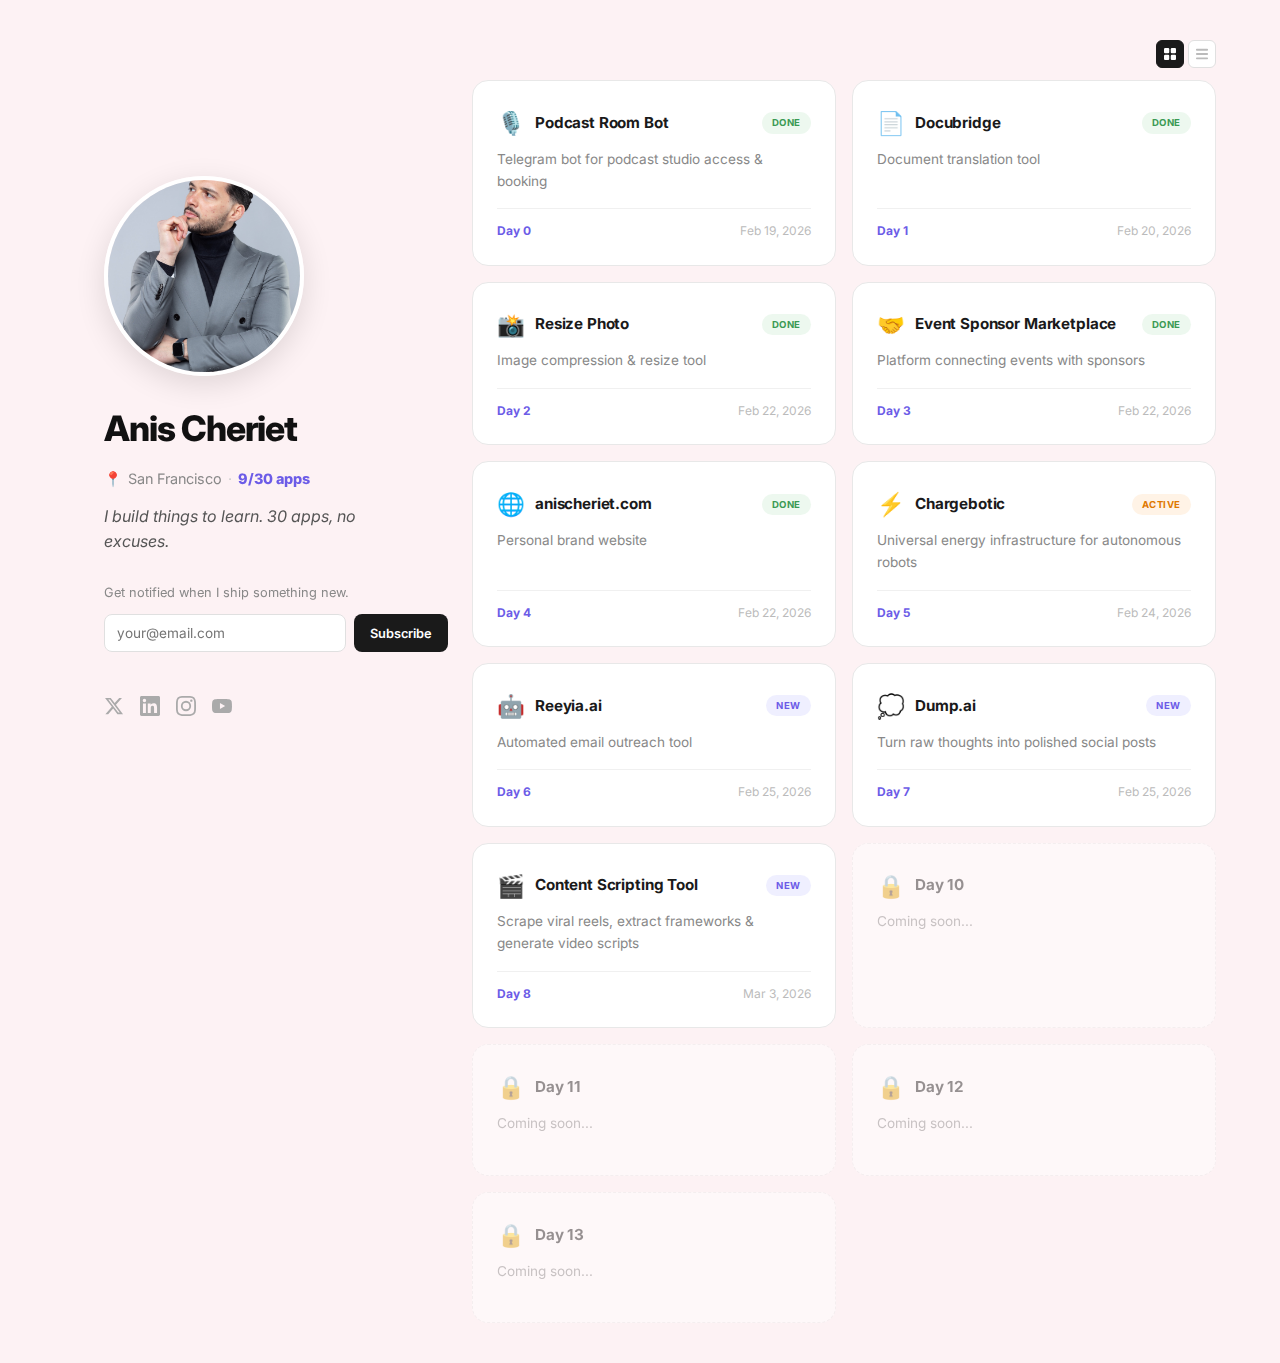
<file: challenge.html>
<!DOCTYPE html>
<html lang="en">
<head>
  <meta charset="UTF-8">
  <meta name="viewport" content="width=device-width, initial-scale=1.0">
  <title>Anis Cheriet — 30 App Challenge</title>
  <link rel="icon" type="image/png" sizes="32x32" href="images/favicon-32.png">
  <link rel="icon" type="image/png" sizes="16x16" href="images/favicon-16.png">
  <link rel="apple-touch-icon" href="images/apple-touch-icon.png">
  <link rel="preconnect" href="https://fonts.googleapis.com">
  <link rel="preconnect" href="https://fonts.gstatic.com" crossorigin>
  <link href="https://fonts.googleapis.com/css2?family=Inter:wght@400;500;600;700;800&display=swap" rel="stylesheet">
  <link rel="stylesheet" href="challenge.css">
</head>
<body>

  <div class="layout">

    <!-- LEFT SIDEBAR — fixed, like Marc Lou -->
    <aside class="sidebar">
      <img src="images/hero-portrait.jpg" alt="Anis Cheriet" class="avatar">
      <h1 class="name">Anis Cheriet</h1>
      <div class="location-row">
        <span class="location-icon">📍</span>
        <span>San Francisco</span>
        <span class="separator">·</span>
        <span class="stat-highlight">6/30 apps</span>
      </div>
      <p class="tagline"><em>I build things to learn. 30 apps, no excuses.</em></p>

      <div class="sidebar-newsletter">
        <p class="newsletter-text">Get notified when I ship something new.</p>
        <form id="email-form" class="email-form">
          <input type="email" id="email-input" placeholder="your@email.com" required class="email-input">
          <button type="submit" class="btn-subscribe">Subscribe</button>
        </form>
        <p id="email-msg" class="email-msg"></p>
      </div>

      <div class="sidebar-social">
        <a href="https://x.com/AnisCHERIEET" target="_blank" class="social-icon" aria-label="Twitter">
          <svg width="20" height="20" viewBox="0 0 24 24" fill="currentColor"><path d="M18.244 2.25h3.308l-7.227 8.26 8.502 11.24H16.17l-5.214-6.817L4.99 21.75H1.68l7.73-8.835L1.254 2.25H8.08l4.713 6.231zm-1.161 17.52h1.833L7.084 4.126H5.117z"/></svg>
        </a>
        <a href="https://www.linkedin.com/in/anis-cheriet-196848117/" target="_blank" class="social-icon" aria-label="LinkedIn">
          <svg width="20" height="20" viewBox="0 0 24 24" fill="currentColor"><path d="M20.447 20.452h-3.554v-5.569c0-1.328-.027-3.037-1.852-3.037-1.853 0-2.136 1.445-2.136 2.939v5.667H9.351V9h3.414v1.561h.046c.477-.9 1.637-1.85 3.37-1.85 3.601 0 4.267 2.37 4.267 5.455v6.286zM5.337 7.433a2.062 2.062 0 01-2.063-2.065 2.064 2.064 0 112.063 2.065zm1.782 13.019H3.555V9h3.564v11.452zM22.225 0H1.771C.792 0 0 .774 0 1.729v20.542C0 23.227.792 24 1.771 24h20.451C23.2 24 24 23.227 24 22.271V1.729C24 .774 23.2 0 22.222 0h.003z"/></svg>
        </a>
        <a href="https://www.instagram.com/anis.cheriet/" target="_blank" class="social-icon" aria-label="Instagram">
          <svg width="20" height="20" viewBox="0 0 24 24" fill="currentColor"><path d="M12 2.163c3.204 0 3.584.012 4.85.07 3.252.148 4.771 1.691 4.919 4.919.058 1.265.069 1.645.069 4.849 0 3.205-.012 3.584-.069 4.849-.149 3.225-1.664 4.771-4.919 4.919-1.266.058-1.644.07-4.85.07-3.204 0-3.584-.012-4.849-.07-3.26-.149-4.771-1.699-4.919-4.92-.058-1.265-.07-1.644-.07-4.849 0-3.204.013-3.583.07-4.849.149-3.227 1.664-4.771 4.919-4.919 1.266-.057 1.645-.069 4.849-.069zM12 0C8.741 0 8.333.014 7.053.072 2.695.272.273 2.69.073 7.052.014 8.333 0 8.741 0 12c0 3.259.014 3.668.072 4.948.2 4.358 2.618 6.78 6.98 6.98C8.333 23.986 8.741 24 12 24c3.259 0 3.668-.014 4.948-.072 4.354-.2 6.782-2.618 6.979-6.98.059-1.28.073-1.689.073-4.948 0-3.259-.014-3.667-.072-4.947-.196-4.354-2.617-6.78-6.979-6.98C15.668.014 15.259 0 12 0zm0 5.838a6.162 6.162 0 100 12.324 6.162 6.162 0 000-12.324zM12 16a4 4 0 110-8 4 4 0 010 8zm6.406-11.845a1.44 1.44 0 100 2.881 1.44 1.44 0 000-2.881z"/></svg>
        </a>
        <a href="https://www.youtube.com/@ANISCHERIET_US" target="_blank" class="social-icon" aria-label="YouTube">
          <svg width="20" height="20" viewBox="0 0 24 24" fill="currentColor"><path d="M23.498 6.186a3.016 3.016 0 0 0-2.122-2.136C19.505 3.545 12 3.545 12 3.545s-7.505 0-9.377.505A3.017 3.017 0 0 0 .502 6.186C0 8.07 0 12 0 12s0 3.93.502 5.814a3.016 3.016 0 0 0 2.122 2.136c1.871.505 9.376.505 9.376.505s7.505 0 9.377-.505a3.015 3.015 0 0 0 2.122-2.136C24 15.93 24 12 24 12s0-3.93-.502-5.814zM9.545 15.568V8.432L15.818 12l-6.273 3.568z"/></svg>
        </a>
      </div>
    </aside>

    <!-- RIGHT column -->
    <div class="main-col">
      <div class="view-toggle">
        <button class="view-btn active" data-view="grid" aria-label="Card view">
          <svg viewBox="0 0 16 16" fill="currentColor"><rect x="0" y="0" width="7" height="7" rx="1.5"/><rect x="9" y="0" width="7" height="7" rx="1.5"/><rect x="0" y="9" width="7" height="7" rx="1.5"/><rect x="9" y="9" width="7" height="7" rx="1.5"/></svg>
        </button>
        <button class="view-btn" data-view="list" aria-label="List view">
          <svg viewBox="0 0 16 16" fill="currentColor"><rect x="0" y="1" width="16" height="2.5" rx="1"/><rect x="0" y="6.75" width="16" height="2.5" rx="1"/><rect x="0" y="12.5" width="16" height="2.5" rx="1"/></svg>
        </button>
      </div>
      <main class="main" id="projects-grid"></main>
    </div>

  </div>

  <script>
    // Newsletter form → Google Sheets
    const SHEET_URL = 'GOOGLE_APPS_SCRIPT_URL'; // Replace after deploying Apps Script

    document.getElementById('email-form').addEventListener('submit', async (e) => {
      e.preventDefault();
      const input = document.getElementById('email-input');
      const msg = document.getElementById('email-msg');
      const btn = e.target.querySelector('button');

      btn.disabled = true;
      btn.textContent = '...';

      try {
        await fetch(SHEET_URL, {
          method: 'POST',
          mode: 'no-cors',
          headers: { 'Content-Type': 'application/json' },
          body: JSON.stringify({ email: input.value })
        });
        msg.textContent = "You're in! 🎉";
        msg.className = 'email-msg success';
        input.value = '';
      } catch {
        msg.textContent = 'Something went wrong. Try again.';
        msg.className = 'email-msg error';
      }

      btn.disabled = false;
      btn.textContent = 'Subscribe';
    });

    const TOTAL_APPS = 30;
    const UPCOMING_SLOTS = 4;
    const badgeMap = { done: 'Done', active: 'Active', new: 'New' };

    fetch('projects.json')
      .then(r => r.json())
      .then(projects => {
        const grid = document.getElementById('projects-grid');
        const counter = document.querySelector('.stat-highlight');

        // Update sidebar counter
        if (counter) counter.textContent = `${projects.length}/${TOTAL_APPS} apps`;

        // Sort by day (oldest first)
        projects.sort((a, b) => a.day - b.day);

        // Render project cards
        projects.forEach(p => {
          const card = document.createElement('a');
          card.href = p.url || '#';
          card.className = 'card';
          if (p.url && p.url !== '#') card.target = '_blank';
          card.innerHTML = `
            <div class="card-header">
              <div class="card-icon">${p.icon}</div>
              <h3>${p.name}</h3>
              <span class="card-badge badge-${p.status}">${badgeMap[p.status] || p.status}</span>
            </div>
            <p class="card-desc">${p.description}</p>
            <div class="card-footer">
              <span class="card-day">Day ${p.day}</span>
              <span class="card-date">${p.date}</span>
            </div>`;
          grid.appendChild(card);
        });

        // Render upcoming slots
        const nextDay = projects.length + 1;
        for (let i = 0; i < UPCOMING_SLOTS; i++) {
          const slot = document.createElement('div');
          slot.className = 'card card-upcoming';
          slot.innerHTML = `
            <div class="card-header">
              <div class="card-icon">🔒</div>
              <h3>Day ${nextDay + i}</h3>
            </div>
            <p class="card-desc">Coming soon...</p>`;
          grid.appendChild(slot);
        }
      });

    // View toggle (Cards / List)
    document.querySelectorAll('.view-btn').forEach(btn => {
      btn.addEventListener('click', () => {
        const grid = document.getElementById('projects-grid');
        document.querySelectorAll('.view-btn').forEach(b => b.classList.remove('active'));
        btn.classList.add('active');

        if (btn.dataset.view === 'list') {
          grid.classList.add('list-view');
        } else {
          grid.classList.remove('list-view');
        }
      });
    });
  </script>

</body>
</html>
</file>
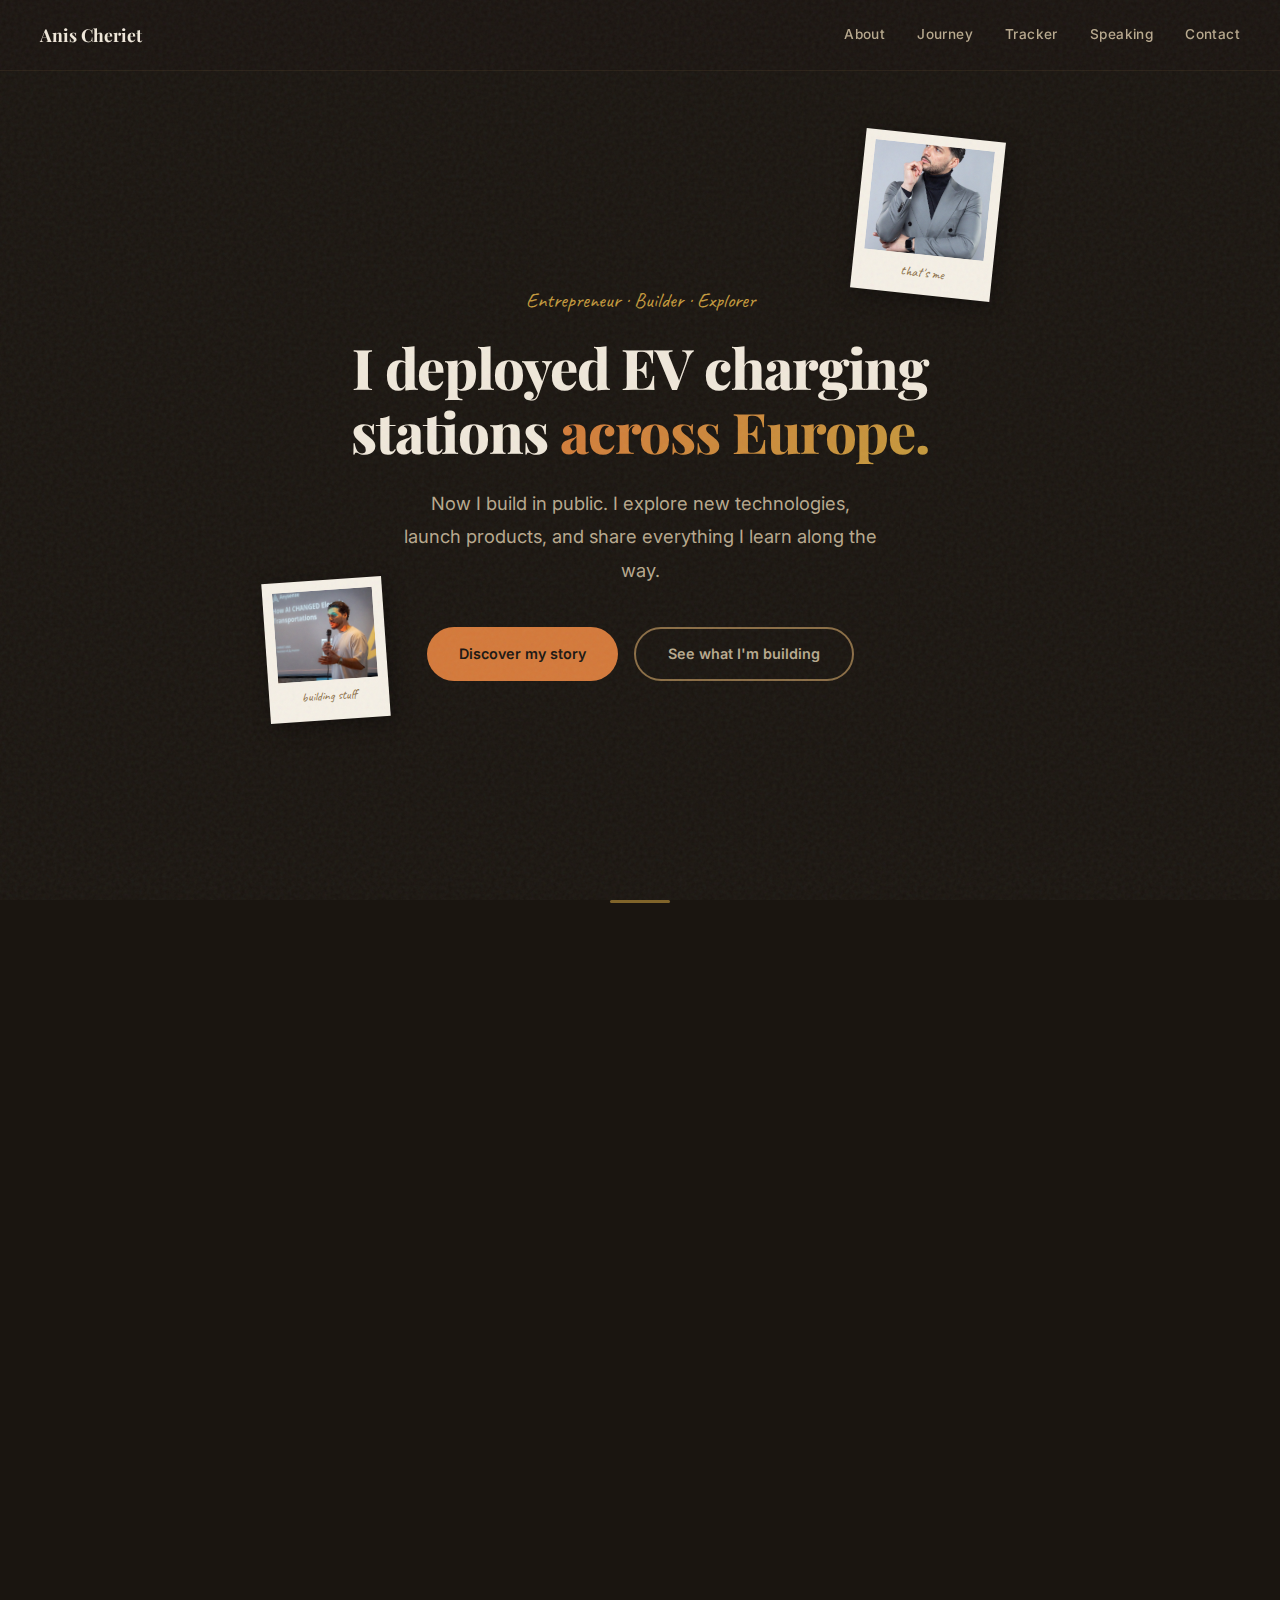
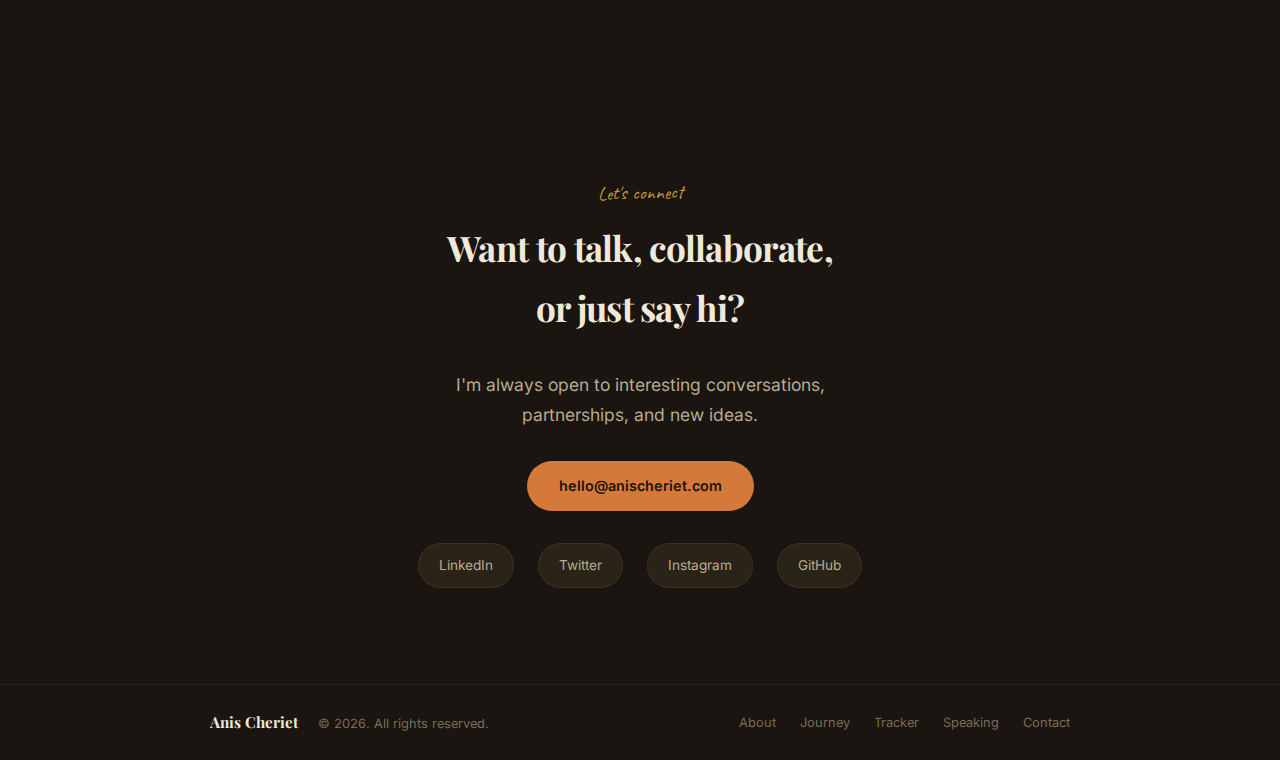
<file: dark-retro.html>
<!DOCTYPE html>
<html lang="en">
<head>
  <meta charset="UTF-8">
  <meta name="viewport" content="width=device-width, initial-scale=1.0">
  <title>Anis Cheriet | Entrepreneur & Builder</title>
  <link rel="icon" type="image/png" sizes="32x32" href="images/favicon-32.png">
  <link rel="icon" type="image/png" sizes="16x16" href="images/favicon-16.png">
  <link rel="apple-touch-icon" href="images/apple-touch-icon.png">
  <link rel="preconnect" href="https://fonts.googleapis.com">
  <link rel="preconnect" href="https://fonts.gstatic.com" crossorigin>
  <link href="https://fonts.googleapis.com/css2?family=Playfair+Display:ital,wght@0,400;0,600;0,700;0,800;1,400;1,600&family=Inter:wght@300;400;500;600&family=Caveat:wght@400;500;600&display=swap" rel="stylesheet">
  <style>
    :root {
      --bg: #1a1510;
      --bg-lighter: #231e16;
      --bg-card: #2a2318;
      --text: #f0e8da;
      --text-secondary: #b8a98e;
      --text-muted: #7a6b56;
      --accent: #d4793a;
      --accent-hover: #e08a4a;
      --mustard: #c49a3c;
      --brown: #8a6d45;
      --cream: #f5f0e6;
      --polaroid-shadow: rgba(0, 0, 0, 0.4);
    }

    *, *::before, *::after { margin: 0; padding: 0; box-sizing: border-box; }

    html { scroll-behavior: smooth; }

    body {
      font-family: 'Inter', sans-serif;
      background: var(--bg);
      color: var(--text);
      line-height: 1.7;
      position: relative;
      overflow-x: hidden;
    }

    /* Film grain overlay */
    body::before {
      content: '';
      position: fixed;
      top: 0; left: 0; right: 0; bottom: 0;
      background-image: url("data:image/svg+xml,%3Csvg viewBox='0 0 256 256' xmlns='http://www.w3.org/2000/svg'%3E%3Cfilter id='noise'%3E%3CfeTurbulence type='fractalNoise' baseFrequency='0.9' numOctaves='4' stitchTiles='stitch'/%3E%3C/filter%3E%3Crect width='100%25' height='100%25' filter='url(%23noise)' opacity='0.06'/%3E%3C/svg%3E");
      pointer-events: none;
      z-index: 1000;
    }

    .handwritten { font-family: 'Caveat', cursive; }
    .serif { font-family: 'Playfair Display', serif; }

    a { color: inherit; text-decoration: none; }

    /* Navigation */
    .nav {
      position: fixed;
      top: 0; left: 0; right: 0;
      z-index: 100;
      display: flex;
      justify-content: space-between;
      align-items: center;
      padding: 1.25rem 2.5rem;
      background: rgba(26, 21, 16, 0.92);
      backdrop-filter: blur(12px);
      border-bottom: 1px solid rgba(138, 109, 69, 0.15);
    }

    .nav-logo {
      font-family: 'Playfair Display', serif;
      font-size: 1.1rem;
      font-weight: 700;
      color: var(--text);
    }

    .nav-links { display: flex; gap: 2rem; }

    .nav-links a {
      font-size: 0.85rem;
      color: var(--text-secondary);
      transition: color 0.2s;
      font-weight: 500;
      letter-spacing: 0.03em;
    }

    .nav-links a:hover { color: var(--accent); }

    /* Container */
    .container {
      max-width: 860px;
      margin: 0 auto;
      padding: 0 2rem;
    }

    /* Hero */
    .hero {
      min-height: 100vh;
      display: flex;
      flex-direction: column;
      justify-content: center;
      align-items: center;
      text-align: center;
      padding-top: 4rem;
      position: relative;
    }

    .hero-badge {
      font-family: 'Caveat', cursive;
      font-size: 1.3rem;
      color: var(--mustard);
      margin-bottom: 1rem;
    }

    .hero-name {
      font-family: 'Playfair Display', serif;
      font-size: clamp(2rem, 5vw, 3.5rem);
      font-weight: 800;
      line-height: 1.15;
      letter-spacing: -0.02em;
      margin-bottom: 1.5rem;
      color: var(--text);
      max-width: 600px;
    }

    .hero-name .accent {
      background: linear-gradient(135deg, var(--accent), var(--mustard));
      -webkit-background-clip: text;
      -webkit-text-fill-color: transparent;
      background-clip: text;
    }

    .hero-tagline {
      font-size: 1.15rem;
      color: var(--text-secondary);
      max-width: 480px;
      margin-bottom: 2.5rem;
      line-height: 1.8;
    }

    .hero-cta { display: flex; gap: 1rem; flex-wrap: wrap; justify-content: center; }

    .btn {
      display: inline-flex;
      align-items: center;
      padding: 0.8rem 2rem;
      font-size: 0.9rem;
      font-weight: 600;
      border-radius: 50px;
      transition: all 0.3s ease;
      cursor: pointer;
      border: none;
    }

    .btn-primary {
      background: var(--accent);
      color: var(--bg);
    }

    .btn-primary:hover {
      background: var(--accent-hover);
      transform: translateY(-2px);
      box-shadow: 0 8px 30px rgba(212, 121, 58, 0.25);
    }

    .btn-outline {
      border: 2px solid var(--brown);
      color: var(--text-secondary);
      background: transparent;
    }

    .btn-outline:hover {
      border-color: var(--accent);
      color: var(--accent);
      transform: translateY(-2px);
    }

    /* Polaroid decorations */
    .polaroid-deco {
      position: absolute;
      background: var(--cream);
      padding: 10px 10px 35px;
      box-shadow: 3px 5px 20px var(--polaroid-shadow);
    }

    .polaroid-deco-1 {
      width: 140px; height: 160px;
      top: 15%; right: 5%;
      transform: rotate(6deg);
    }

    .polaroid-deco-1 .polaroid-img {
      width: 120px; height: 110px;
      background: var(--bg-lighter);
      overflow: hidden;
    }

    .polaroid-deco-1 .polaroid-caption {
      font-family: 'Caveat', cursive;
      font-size: 0.85rem;
      color: var(--brown);
      text-align: center;
      margin-top: 6px;
    }

    .polaroid-deco-2 {
      width: 120px; height: 140px;
      bottom: 20%; left: 3%;
      transform: rotate(-4deg);
    }

    .polaroid-deco-2 .polaroid-img {
      width: 100px; height: 90px;
      background: var(--bg-lighter);
      overflow: hidden;
    }

    .polaroid-deco-2 .polaroid-caption {
      font-family: 'Caveat', cursive;
      font-size: 0.8rem;
      color: var(--brown);
      text-align: center;
      margin-top: 6px;
    }

    /* Sections */
    .section { padding: 5rem 0; }

    .section-label {
      font-family: 'Caveat', cursive;
      font-size: 1.2rem;
      color: var(--mustard);
      margin-bottom: 0.5rem;
      transform: rotate(-1deg);
      display: inline-block;
    }

    .section-title {
      font-family: 'Playfair Display', serif;
      font-size: 2.2rem;
      font-weight: 700;
      margin-bottom: 2rem;
      letter-spacing: -0.02em;
    }

    /* Divider */
    .divider {
      width: 60px;
      height: 3px;
      background: var(--mustard);
      margin: 0 auto;
      border-radius: 2px;
      opacity: 0.6;
    }

    /* About */
    .about-grid {
      display: grid;
      grid-template-columns: 1fr 1fr;
      gap: 3rem;
      align-items: center;
    }

    .about-polaroid {
      background: var(--cream);
      padding: 12px 12px 40px;
      box-shadow: 3px 5px 25px var(--polaroid-shadow);
      transform: rotate(-2deg);
      transition: transform 0.3s;
    }

    .about-polaroid:hover { transform: rotate(0deg) scale(1.02); }

    .about-polaroid-img {
      width: 100%;
      aspect-ratio: 4/3;
      background: var(--bg-lighter);
      overflow: hidden;
    }

    .about-polaroid-caption {
      font-family: 'Caveat', cursive;
      font-size: 1rem;
      color: var(--brown);
      text-align: center;
      margin-top: 8px;
    }

    .about-text p {
      font-size: 1.05rem;
      color: var(--text-secondary);
      margin-bottom: 1.25rem;
      line-height: 1.85;
    }

    /* What I Do */
    .services-grid {
      display: grid;
      grid-template-columns: repeat(auto-fit, minmax(240px, 1fr));
      gap: 1.5rem;
    }

    .service-card {
      background: var(--bg-card);
      border: 1px solid rgba(138, 109, 69, 0.15);
      border-radius: 16px;
      padding: 2rem;
      transition: all 0.3s ease;
    }

    .service-card:hover {
      transform: translateY(-4px);
      box-shadow: 0 10px 30px rgba(0, 0, 0, 0.25);
      border-color: rgba(212, 121, 58, 0.3);
    }

    .service-icon {
      font-size: 2rem;
      margin-bottom: 1rem;
    }

    .service-card h3 {
      font-family: 'Playfair Display', serif;
      font-size: 1.15rem;
      margin-bottom: 0.5rem;
      font-weight: 600;
    }

    .service-card p {
      font-size: 0.9rem;
      color: var(--text-secondary);
      line-height: 1.7;
    }

    /* Projects Table */
    .projects-table-section {
      padding: 5rem 0;
    }

    .projects-table {
      width: 100%;
      border-collapse: collapse;
      margin-top: 1.5rem;
    }

    .projects-table thead th {
      font-family: 'Caveat', cursive;
      font-size: 1.05rem;
      color: var(--mustard);
      text-align: left;
      padding: 0.75rem 1rem;
      border-bottom: 2px solid rgba(138, 109, 69, 0.25);
      font-weight: 500;
    }

    .projects-table tbody tr {
      border-bottom: 1px solid rgba(138, 109, 69, 0.1);
      transition: background 0.2s;
    }

    .projects-table tbody tr:hover {
      background: rgba(138, 109, 69, 0.06);
    }

    .projects-table td {
      padding: 0.85rem 1rem;
      font-size: 0.95rem;
      color: var(--text-secondary);
    }

    .projects-table .project-day {
      font-family: 'Playfair Display', serif;
      font-weight: 700;
      color: var(--accent);
      font-size: 0.9rem;
      width: 60px;
    }

    .projects-table .project-name {
      font-weight: 600;
      color: var(--text);
    }

    .projects-table .project-date {
      font-size: 0.85rem;
      color: var(--text-muted);
      text-align: right;
    }

    .projects-table .project-status {
      text-align: center;
    }

    .status-badge {
      display: inline-block;
      padding: 0.2rem 0.7rem;
      border-radius: 50px;
      font-size: 0.75rem;
      font-weight: 600;
      letter-spacing: 0.03em;
    }

    .status-done {
      background: rgba(74, 160, 100, 0.15);
      color: #6bcf7f;
    }

    .status-active {
      background: rgba(212, 121, 58, 0.15);
      color: var(--accent);
    }

    .status-new {
      background: rgba(196, 154, 60, 0.15);
      color: var(--mustard);
    }

    /* Contact */
    .contact-section {
      text-align: center;
      padding: 5rem 0 6rem;
    }

    .contact-text {
      font-size: 1.1rem;
      color: var(--text-secondary);
      margin-bottom: 2rem;
      max-width: 460px;
      margin-left: auto;
      margin-right: auto;
    }

    .contact-links {
      display: flex;
      justify-content: center;
      gap: 1.5rem;
      flex-wrap: wrap;
      margin-top: 2rem;
    }

    .contact-chip {
      display: inline-flex;
      align-items: center;
      gap: 0.5rem;
      padding: 0.6rem 1.25rem;
      background: var(--bg-card);
      border: 1px solid rgba(138, 109, 69, 0.2);
      border-radius: 50px;
      font-size: 0.85rem;
      color: var(--text-secondary);
      transition: all 0.2s;
    }

    .contact-chip:hover {
      border-color: var(--accent);
      color: var(--accent);
      transform: translateY(-2px);
    }

    /* Tape effect */
    .tape { position: relative; }

    .tape::before {
      content: '';
      position: absolute;
      top: -8px;
      left: 50%;
      transform: translateX(-50%) rotate(1deg);
      width: 60px;
      height: 18px;
      background: rgba(196, 154, 60, 0.25);
      border-radius: 2px;
    }

    /* Footer */
    .footer {
      border-top: 1px solid rgba(138, 109, 69, 0.15);
      padding: 1.5rem 2rem;
      text-align: center;
    }

    .footer-text {
      font-size: 0.8rem;
      color: var(--text-muted);
    }

    .footer-text .handwritten {
      color: var(--mustard);
      font-size: 1rem;
    }

    /* Journey Timeline */
    .journey-timeline {
      position: relative;
      padding-left: 2rem;
    }

    .journey-timeline::before {
      content: '';
      position: absolute;
      left: 6px;
      top: 0;
      bottom: 0;
      width: 2px;
      background: rgba(138, 109, 69, 0.25);
    }

    .journey-item {
      position: relative;
      margin-bottom: 2rem;
      padding-left: 1.5rem;
    }

    .journey-marker {
      position: absolute;
      left: -2rem;
      top: 0.35rem;
      width: 14px;
      height: 14px;
      border-radius: 50%;
      background: var(--accent);
      border: 3px solid var(--bg);
      box-shadow: 0 0 0 2px var(--accent);
    }

    .journey-item:first-child .journey-marker {
      background: var(--mustard);
      box-shadow: 0 0 0 2px var(--mustard), 0 0 12px rgba(196, 154, 60, 0.3);
    }

    .journey-date {
      font-family: 'Caveat', cursive;
      font-size: 1.05rem;
      color: var(--mustard);
      display: block;
      margin-bottom: 0.25rem;
    }

    .journey-content h3 {
      font-family: 'Playfair Display', serif;
      font-size: 1.15rem;
      font-weight: 600;
      margin-bottom: 0.4rem;
      color: var(--text);
    }

    .journey-content p {
      font-size: 0.95rem;
      color: var(--text-secondary);
      line-height: 1.7;
    }

    /* Reveal animation */
    .reveal {
      opacity: 0;
      transform: translateY(25px);
      transition: opacity 0.7s ease, transform 0.7s ease;
    }

    .reveal.visible {
      opacity: 1;
      transform: translateY(0);
    }

    /* Responsive */
    @media (max-width: 768px) {
      .about-grid {
        grid-template-columns: 1fr;
        gap: 2rem;
      }

      .about-polaroid {
        max-width: 280px;
        margin: 0 auto;
      }

      .polaroid-deco { display: none; }

      .nav { padding: 1rem 1.25rem; }
      .nav-links { gap: 1.25rem; }
      .container { padding: 0 1.25rem; }
    }
  </style>
</head>
<body>
  <nav class="nav">
    <a href="#" class="nav-logo">Anis Cheriet</a>
    <div class="nav-links">
      <a href="#about">About</a>
      <a href="#journey">Journey</a>
      <a href="#tracker">Tracker</a>
      <a href="#speaking">Speaking</a>
      <a href="#contact">Contact</a>
    </div>
  </nav>

  <main class="container">
    <!-- Hero -->
    <section class="hero">
      <div class="polaroid-deco polaroid-deco-1">
        <div class="polaroid-img"><img src="images/hero-portrait.jpg" alt="Anis Cheriet portrait" style="width: 100%; height: 100%; object-fit: cover; display: block;"></div>
        <div class="polaroid-caption">that's me</div>
      </div>
      <div class="polaroid-deco polaroid-deco-2">
        <div class="polaroid-img"><img src="images/speaking.jpg" alt="Anis speaking at event" style="width: 100%; height: 100%; object-fit: cover; display: block;"></div>
        <div class="polaroid-caption">building stuff</div>
      </div>

      <p class="hero-badge">Entrepreneur &middot; Builder &middot; Explorer</p>
      <h1 class="hero-name">I deployed EV charging stations <span class="accent">across Europe.</span></h1>
      <p class="hero-tagline">Now I build in public. I explore new technologies, launch products, and share everything I learn along the way.</p>
      <div class="hero-cta">
        <a href="#about" class="btn btn-primary">Discover my story</a>
        <a href="#tracker" class="btn btn-outline">See what I'm building</a>
      </div>
    </section>

    <!-- Divider -->
    <div class="divider"></div>

    <!-- About -->
    <section id="about" class="section">
      <div class="about-grid">
        <div class="about-polaroid tape">
          <div class="about-polaroid-img"><img src="images/photo-skyline.jpg" alt="Anis Cheriet devant skyline" style="width: 100%; height: 100%; object-fit: cover; display: block;"></div>
          <p class="about-polaroid-caption">Anis Cheriet</p>
        </div>
        <div class="about-text">
          <p class="section-label">About</p>
          <h2 class="section-title">Who is Anis Cheriet?</h2>
          <p style="font-size: 1.1rem; color: var(--text); margin-bottom: 1.25rem;">I'm an entrepreneur who builds things from scratch. Not decks. Not strategies. Real products, real infrastructure, real businesses.</p>
          <p>I studied entrepreneurship, then went straight into the field. I deployed EV charging networks across Europe — figuring out logistics, regulations, and operations in multiple countries. I've lived and worked in different countries, which taught me how to adapt fast and think globally.</p>
          <p>I've built mobile apps, explored AI applied to electric transportation, and launched hardware prototypes with small teams. I don't wait for the perfect plan — I ship, learn, and iterate.</p>
          <p>Right now, I'm on a new chapter: building one project at a time, in public. Every day is a new challenge. Follow the journey below.</p>
        </div>
      </div>
    </section>

    <!-- Journey -->
    <section id="journey" class="section">
      <p class="section-label">Journey</p>
      <h2 class="section-title">What I've built so far.</h2>
      <p style="color: var(--text-secondary); margin-bottom: 2rem;">From EV infrastructure to AI products — here's the path.</p>
      <div class="journey-timeline">
        <div class="journey-item">
          <div class="journey-marker"></div>
          <div class="journey-content">
            <span class="journey-date">Ongoing</span>
            <h3>Building in Public</h3>
            <p>Launching a new project every few days. Apps, tools, products — shipping fast and sharing the process openly.</p>
          </div>
        </div>
        <div class="journey-item">
          <div class="journey-marker"></div>
          <div class="journey-content">
            <span class="journey-date">2023 — 2025</span>
            <h3>Anysense — AI & Electric Transportation</h3>
            <p>Founded Anysense to explore how AI can transform electric transportation. Built prototypes, presented at conferences, and led product development from concept to demo.</p>
          </div>
        </div>
        <div class="journey-item">
          <div class="journey-marker"></div>
          <div class="journey-content">
            <span class="journey-date">2021 — 2023</span>
            <h3>EV Charging Infrastructure</h3>
            <p>Deployed EV charging stations across Europe. Managed logistics, regulations, partnerships, and on-the-ground operations across multiple countries.</p>
          </div>
        </div>
        <div class="journey-item">
          <div class="journey-marker"></div>
          <div class="journey-content">
            <span class="journey-date">Earlier</span>
            <h3>Entrepreneurship Studies & First Ventures</h3>
            <p>Studied entrepreneurship, built a mobile app, and started my first ventures. Lived in multiple countries — learning to adapt, build, and move fast.</p>
          </div>
        </div>
      </div>
    </section>

    <!-- Tracker -->
    <section id="tracker" class="projects-table-section section">
      <p class="section-label">Tracker</p>
      <h2 class="section-title">What I'm building now.</h2>
      <p style="color: var(--text-secondary); margin-bottom: 2rem;">One project at a time. Shipped in public.</p>
      <div style="display: grid; grid-template-columns: 1.2fr 1fr 1fr; gap: 1.25rem; margin-bottom: 2.5rem;">
        <div style="background: var(--cream); padding: 8px 8px 30px; box-shadow: 3px 5px 20px var(--polaroid-shadow); transform: rotate(-1deg); transition: transform 0.3s;" onmouseover="this.style.transform='rotate(0deg) scale(1.02)'" onmouseout="this.style.transform='rotate(-1deg)'">
          <div style="width: 100%; aspect-ratio: 4/3; overflow: hidden; background: var(--bg-lighter);"><img src="images/speaking.jpg" alt="Speaking at event" style="width: 100%; height: 100%; object-fit: cover; display: block;"></div>
          <p style="font-family: 'Caveat', cursive; font-size: 0.9rem; color: var(--brown); text-align: center; margin-top: 6px;">speaking & sharing</p>
        </div>
        <div style="background: var(--cream); padding: 8px 8px 30px; box-shadow: 3px 5px 20px var(--polaroid-shadow); transform: rotate(2deg); transition: transform 0.3s;" onmouseover="this.style.transform='rotate(0deg) scale(1.02)'" onmouseout="this.style.transform='rotate(2deg)'">
          <div style="width: 100%; aspect-ratio: 4/3; overflow: hidden; background: var(--bg-lighter);"><img src="images/tech-tablet.jpg" alt="Using tablet" style="width: 100%; height: 100%; object-fit: cover; display: block;"></div>
          <p style="font-family: 'Caveat', cursive; font-size: 0.9rem; color: var(--brown); text-align: center; margin-top: 6px;">tech in action</p>
        </div>
        <div style="background: var(--cream); padding: 8px 8px 30px; box-shadow: 3px 5px 20px var(--polaroid-shadow); transform: rotate(-1.5deg); transition: transform 0.3s;" onmouseover="this.style.transform='rotate(0deg) scale(1.02)'" onmouseout="this.style.transform='rotate(-1.5deg)'">
          <div style="width: 100%; aspect-ratio: 4/3; overflow: hidden; background: var(--bg-lighter);"><img src="images/team-demo.jpg" alt="Team demo" style="width: 100%; height: 100%; object-fit: cover; display: block;"></div>
          <p style="font-family: 'Caveat', cursive; font-size: 0.9rem; color: var(--brown); text-align: center; margin-top: 6px;">team vibes</p>
        </div>
      </div>
      <table class="projects-table">
        <thead>
          <tr>
            <th>Day</th>
            <th>Project</th>
            <th>Status</th>
            <th style="text-align:right">Started</th>
          </tr>
        </thead>
        <tbody>
          <tr>
            <td class="project-day">00</td>
            <td class="project-name">Day 0 — Podcast Room Bot</td>
            <td class="project-status"><span class="status-badge status-done">Done</span></td>
            <td class="project-date">Feb 19, 2026</td>
          </tr>
          <tr>
            <td class="project-day">01</td>
            <td class="project-name">Day 1 — Docubridge</td>
            <td class="project-status"><span class="status-badge status-done">Done</span></td>
            <td class="project-date">Feb 20, 2026</td>
          </tr>
          <tr>
            <td class="project-day">02</td>
            <td class="project-name">Day 2 — Resize Photo</td>
            <td class="project-status"><span class="status-badge status-done">Done</span></td>
            <td class="project-date">Feb 22, 2026</td>
          </tr>
          <tr>
            <td class="project-day">03</td>
            <td class="project-name">Day 3 — Event Sponsor Marketplace</td>
            <td class="project-status"><span class="status-badge status-done">Done</span></td>
            <td class="project-date">Feb 22, 2026</td>
          </tr>
          <tr>
            <td class="project-day">04</td>
            <td class="project-name">Day 4 — anischeriet.com</td>
            <td class="project-status"><span class="status-badge status-done">Done</span></td>
            <td class="project-date">Feb 22, 2026</td>
          </tr>
          <tr>
            <td class="project-day">05</td>
            <td class="project-name">Day 5 — Chargebotic</td>
            <td class="project-status"><span class="status-badge status-active">Active</span></td>
            <td class="project-date">Feb 24, 2026</td>
          </tr>
          <tr>
            <td class="project-day">06</td>
            <td class="project-name">Day 6 — Reeyia.ai</td>
            <td class="project-status"><span class="status-badge status-done">Done</span></td>
            <td class="project-date">Feb 25, 2026</td>
          </tr>
          <tr>
            <td class="project-day">07</td>
            <td class="project-name">Day 7 — Dump.ai</td>
            <td class="project-status"><span class="status-badge status-done">Done</span></td>
            <td class="project-date">Feb 25, 2026</td>
          </tr>
          <tr>
            <td class="project-day">08</td>
            <td class="project-name">Day 8 — Content Scripting Tool</td>
            <td class="project-status"><span class="status-badge status-done">Done</span></td>
            <td class="project-date">Mar 3, 2026</td>
          </tr>
          <tr>
            <td class="project-day">09</td>
            <td class="project-name">Day 9 — Program Applyer</td>
            <td class="project-status"><span class="status-badge status-done">Done</span></td>
            <td class="project-date">Mar 5, 2026</td>
          </tr>
          <tr>
            <td class="project-day">10</td>
            <td class="project-name">Day 10 — Boîte à Email</td>
            <td class="project-status"><span class="status-badge status-done">Done</span></td>
            <td class="project-date">Mar 9, 2026</td>
          </tr>
          <tr>
            <td class="project-day">11</td>
            <td class="project-name">Day 11 — Runway Tracker</td>
            <td class="project-status"><span class="status-badge status-done">Done</span></td>
            <td class="project-date">Mar 12, 2026</td>
          </tr>
          <tr>
            <td class="project-day">12</td>
            <td class="project-name">Day 12 — Maissa</td>
            <td class="project-status"><span class="status-badge status-done">Done</span></td>
            <td class="project-date">Mar 12, 2026</td>
          </tr>
        </tbody>
      </table>
    </section>

    <!-- Speaking & Featured -->
    <section id="speaking" class="section" style="text-align: center;">
      <p class="section-label">Speaking & Featured</p>
      <h2 class="section-title">On stage & in the press.</h2>
      <p style="color: var(--text-secondary); margin-bottom: 2rem;">Conferences, panels, and features. Add your links here as they come.</p>
      <div class="services-grid" style="max-width: 600px; margin: 0 auto;">
        <div class="service-card">
          <div class="service-icon">&#9654;</div>
          <h3>How AI Changed Electric Transportation</h3>
          <p>Keynote presentation at Anysense event on AI applications in electric mobility.</p>
          <span style="display: inline-block; margin-top: 0.75rem; font-family: 'Caveat', cursive; color: var(--mustard); font-size: 1rem;">Keynote</span>
        </div>
        <div class="service-card" style="border-style: dashed;">
          <div class="service-icon">+</div>
          <h3>Your next talk or feature</h3>
          <p>Add your conference links, podcast appearances, and press features here.</p>
          <span style="display: inline-block; margin-top: 0.75rem; font-family: 'Caveat', cursive; color: var(--mustard); font-size: 1rem;">Coming soon</span>
        </div>
      </div>
    </section>

    <!-- Contact -->
    <section id="contact" class="contact-section">
      <p class="section-label">Let's connect</p>
      <h2 class="section-title">Want to talk, collaborate,<br>or just say hi?</h2>
      <p class="contact-text">I'm always open to interesting conversations, partnerships, and new ideas.</p>
      <a href="mailto:hello@anischeriet.com" class="btn btn-primary">hello@anischeriet.com</a>
      <div class="contact-links">
        <a href="https://linkedin.com/in/anischeriet" class="contact-chip" target="_blank">LinkedIn</a>
        <a href="https://twitter.com/anischeriet" class="contact-chip" target="_blank">Twitter</a>
        <a href="https://instagram.com/anischeriet" class="contact-chip" target="_blank">Instagram</a>
        <a href="https://github.com/Anis12392" class="contact-chip" target="_blank">GitHub</a>
      </div>
    </section>
  </main>

  <footer class="footer">
    <div style="display: flex; justify-content: space-between; align-items: center; max-width: 860px; margin: 0 auto; flex-wrap: wrap; gap: 1rem;">
      <div>
        <span style="font-family: 'Playfair Display', serif; font-weight: 700; color: var(--text); font-size: 0.95rem;">Anis Cheriet</span>
        <span class="footer-text" style="margin-left: 1rem;">&copy; 2026. All rights reserved.</span>
      </div>
      <div style="display: flex; gap: 1.5rem;">
        <a href="#about" style="font-size: 0.8rem; color: var(--text-muted);">About</a>
        <a href="#journey" style="font-size: 0.8rem; color: var(--text-muted);">Journey</a>
        <a href="#tracker" style="font-size: 0.8rem; color: var(--text-muted);">Tracker</a>
        <a href="#speaking" style="font-size: 0.8rem; color: var(--text-muted);">Speaking</a>
        <a href="#contact" style="font-size: 0.8rem; color: var(--text-muted);">Contact</a>
      </div>
    </div>
  </footer>

  <script>
    const observer = new IntersectionObserver((entries) => {
      entries.forEach(entry => {
        if (entry.isIntersecting) entry.target.classList.add('visible');
      });
    }, { threshold: 0.1 });

    document.querySelectorAll('.section, .service-card, .about-polaroid, .projects-table-section, .journey-item').forEach(el => {
      el.classList.add('reveal');
      observer.observe(el);
    });
  </script>
</body>
</html>
</file>
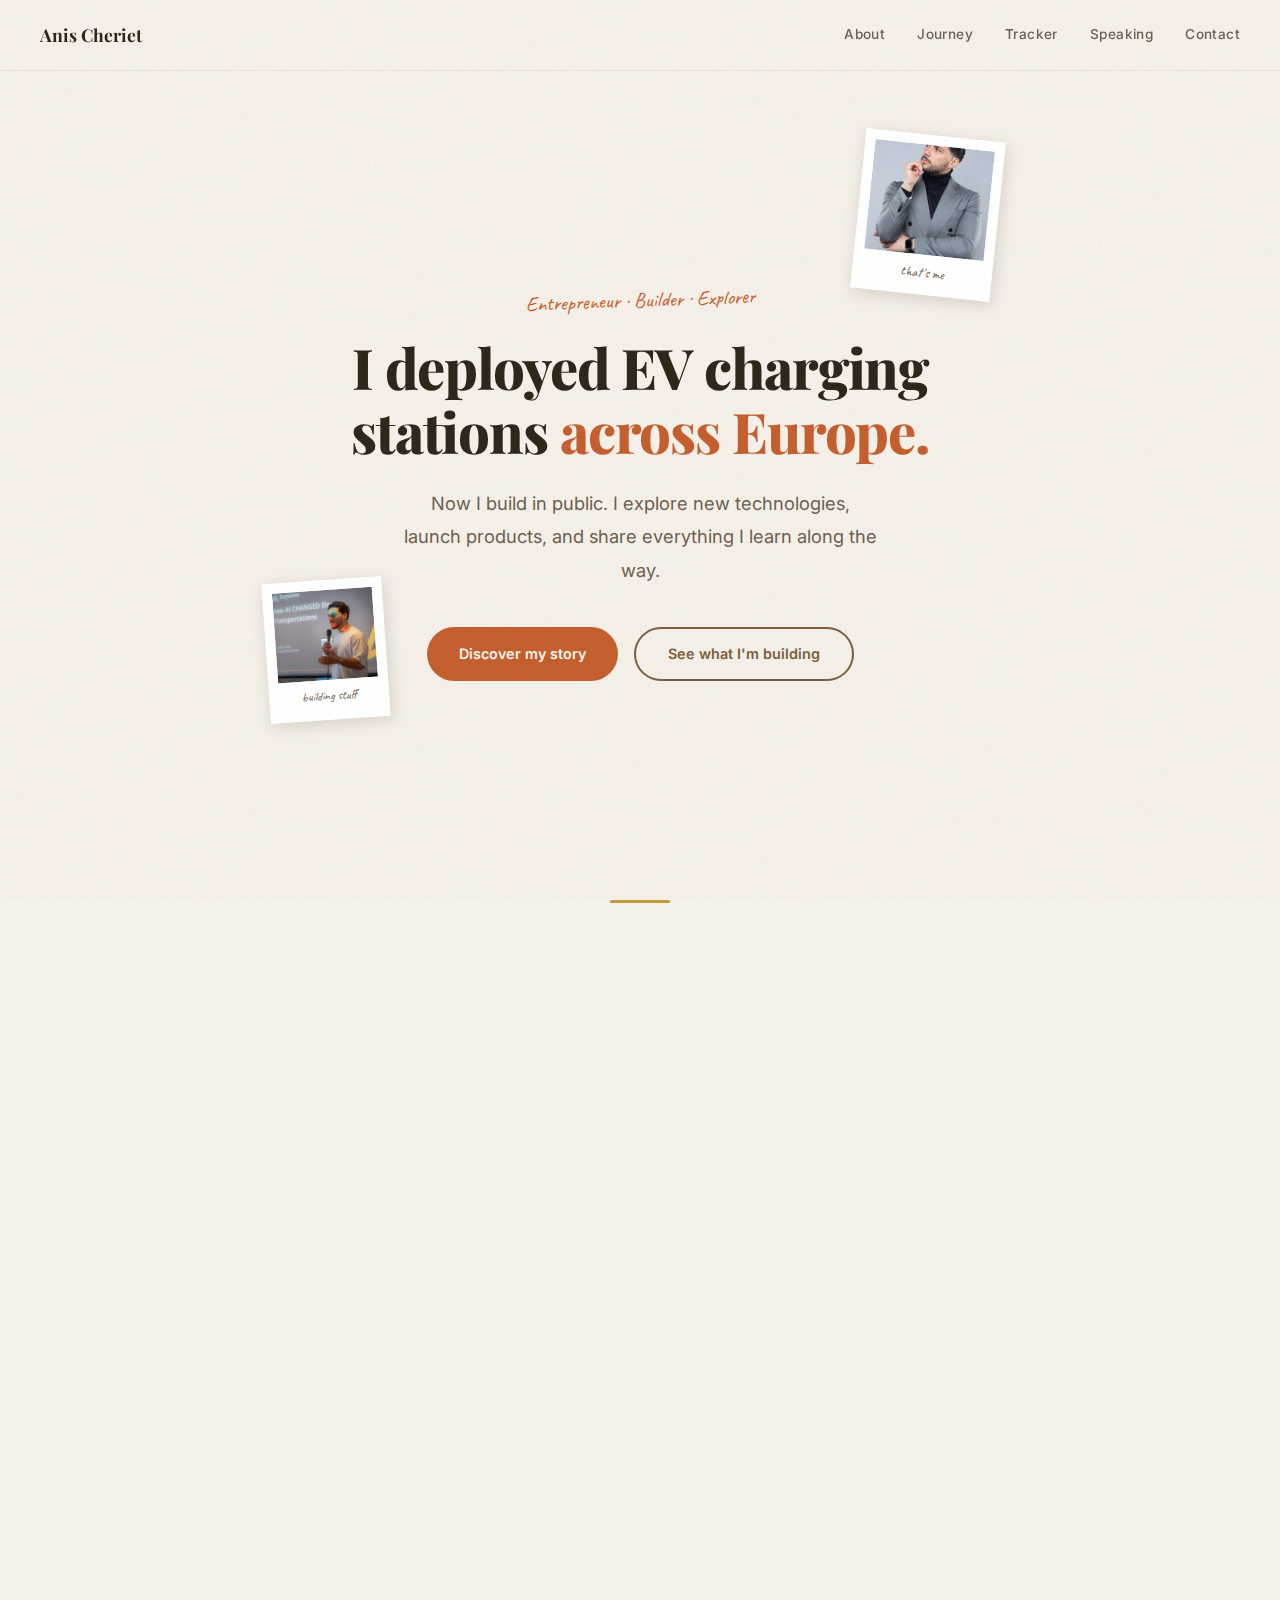
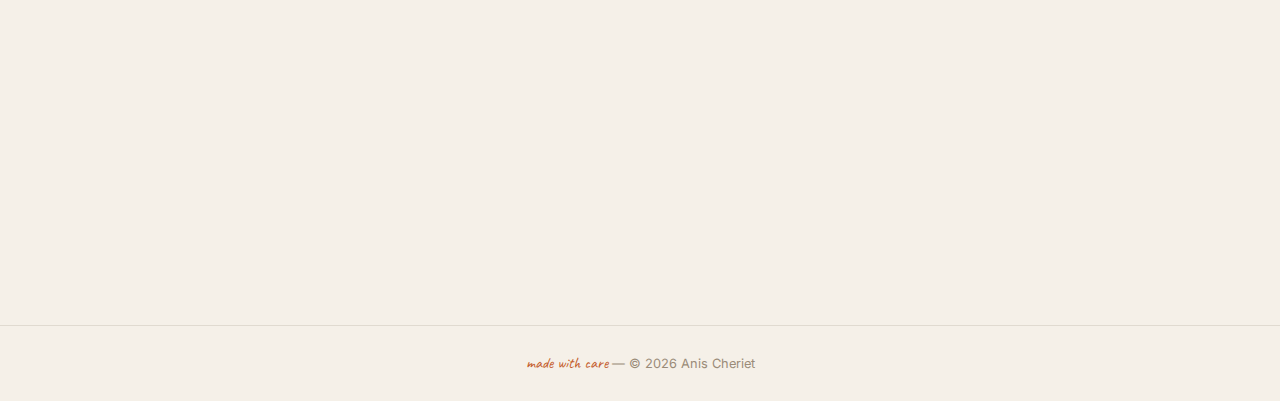
<file: light-retro.html>
<!DOCTYPE html>
<html lang="en">
<head>
  <meta charset="UTF-8">
  <meta name="viewport" content="width=device-width, initial-scale=1.0">
  <title>Anis Cheriet | Entrepreneur & Builder</title>
  <link rel="icon" type="image/png" sizes="32x32" href="images/favicon-32.png">
  <link rel="icon" type="image/png" sizes="16x16" href="images/favicon-16.png">
  <link rel="apple-touch-icon" href="images/apple-touch-icon.png">
  <link rel="preconnect" href="https://fonts.googleapis.com">
  <link rel="preconnect" href="https://fonts.gstatic.com" crossorigin>
  <link href="https://fonts.googleapis.com/css2?family=Playfair+Display:ital,wght@0,400;0,600;0,700;0,800;1,400;1,600&family=Inter:wght@300;400;500;600&family=Caveat:wght@400;500;600&display=swap" rel="stylesheet">
  <style>
    :root {
      --bg: #f5f0e8;
      --bg-darker: #ede6d8;
      --text: #2c2416;
      --text-secondary: #6b5d4d;
      --text-muted: #9a8b78;
      --accent: #c45d2c;
      --accent-hover: #d4703f;
      --mustard: #c49a3c;
      --brown: #7a5c3a;
      --cream: #faf6ee;
      --polaroid-shadow: rgba(44, 36, 22, 0.15);
    }

    *, *::before, *::after { margin: 0; padding: 0; box-sizing: border-box; }

    html { scroll-behavior: smooth; }

    body {
      font-family: 'Inter', sans-serif;
      background: var(--bg);
      color: var(--text);
      line-height: 1.7;
      position: relative;
      overflow-x: hidden;
    }

    /* Film grain overlay */
    body::before {
      content: '';
      position: fixed;
      top: 0; left: 0; right: 0; bottom: 0;
      background-image: url("data:image/svg+xml,%3Csvg viewBox='0 0 256 256' xmlns='http://www.w3.org/2000/svg'%3E%3Cfilter id='noise'%3E%3CfeTurbulence type='fractalNoise' baseFrequency='0.9' numOctaves='4' stitchTiles='stitch'/%3E%3C/filter%3E%3Crect width='100%25' height='100%25' filter='url(%23noise)' opacity='0.04'/%3E%3C/svg%3E");
      pointer-events: none;
      z-index: 1000;
    }

    .handwritten { font-family: 'Caveat', cursive; }
    .serif { font-family: 'Playfair Display', serif; }

    a { color: inherit; text-decoration: none; }

    /* Navigation */
    .nav {
      position: fixed;
      top: 0; left: 0; right: 0;
      z-index: 100;
      display: flex;
      justify-content: space-between;
      align-items: center;
      padding: 1.25rem 2.5rem;
      background: rgba(245, 240, 232, 0.9);
      backdrop-filter: blur(12px);
      border-bottom: 1px solid rgba(108, 93, 77, 0.1);
    }

    .nav-logo {
      font-family: 'Playfair Display', serif;
      font-size: 1.1rem;
      font-weight: 700;
      color: var(--text);
    }

    .nav-links { display: flex; gap: 2rem; }

    .nav-links a {
      font-size: 0.85rem;
      color: var(--text-secondary);
      transition: color 0.2s;
      font-weight: 500;
      letter-spacing: 0.03em;
    }

    .nav-links a:hover { color: var(--accent); }

    /* Container */
    .container {
      max-width: 860px;
      margin: 0 auto;
      padding: 0 2rem;
    }

    /* Hero */
    .hero {
      min-height: 100vh;
      display: flex;
      flex-direction: column;
      justify-content: center;
      align-items: center;
      text-align: center;
      padding-top: 4rem;
      position: relative;
    }

    .hero-badge {
      font-family: 'Caveat', cursive;
      font-size: 1.3rem;
      color: var(--accent);
      margin-bottom: 1rem;
      transform: rotate(-2deg);
    }

    .hero-name {
      font-family: 'Playfair Display', serif;
      font-size: clamp(2rem, 5vw, 3.5rem);
      font-weight: 800;
      line-height: 1.15;
      letter-spacing: -0.02em;
      margin-bottom: 1.5rem;
      color: var(--text);
      max-width: 600px;
    }

    .hero-name .accent { color: var(--accent); }

    .hero-tagline {
      font-size: 1.15rem;
      color: var(--text-secondary);
      max-width: 480px;
      margin-bottom: 2.5rem;
      line-height: 1.8;
    }

    .hero-cta { display: flex; gap: 1rem; flex-wrap: wrap; justify-content: center; }

    .btn {
      display: inline-flex;
      align-items: center;
      padding: 0.8rem 2rem;
      font-size: 0.9rem;
      font-weight: 600;
      border-radius: 50px;
      transition: all 0.3s ease;
      cursor: pointer;
      border: none;
    }

    .btn-primary {
      background: var(--accent);
      color: var(--cream);
    }

    .btn-primary:hover {
      background: var(--accent-hover);
      transform: translateY(-2px);
      box-shadow: 0 8px 25px rgba(196, 93, 44, 0.3);
    }

    .btn-outline {
      border: 2px solid var(--brown);
      color: var(--brown);
      background: transparent;
    }

    .btn-outline:hover {
      background: var(--brown);
      color: var(--cream);
      transform: translateY(-2px);
    }

    /* Polaroid decorations in hero */
    .polaroid-deco {
      position: absolute;
      background: white;
      padding: 10px 10px 35px;
      box-shadow: 2px 4px 15px var(--polaroid-shadow);
    }

    .polaroid-deco-1 {
      width: 140px; height: 160px;
      top: 15%; right: 5%;
      transform: rotate(6deg);
      background: white;
    }

    .polaroid-deco-1 .polaroid-img {
      width: 120px; height: 110px;
      overflow: hidden;
    }

    .polaroid-deco-1 .polaroid-img img {
      width: 100%; height: 100%; object-fit: cover;
    }

    .polaroid-deco-1 .polaroid-caption {
      font-family: 'Caveat', cursive;
      font-size: 0.85rem;
      color: var(--text-secondary);
      text-align: center;
      margin-top: 6px;
    }

    .polaroid-deco-2 {
      width: 120px; height: 140px;
      bottom: 20%; left: 3%;
      transform: rotate(-4deg);
    }

    .polaroid-deco-2 .polaroid-img {
      width: 100px; height: 90px;
      overflow: hidden;
    }

    .polaroid-deco-2 .polaroid-img img {
      width: 100%; height: 100%; object-fit: cover;
    }

    .polaroid-deco-2 .polaroid-caption {
      font-family: 'Caveat', cursive;
      font-size: 0.8rem;
      color: var(--text-secondary);
      text-align: center;
      margin-top: 6px;
    }

    /* Sections */
    .section { padding: 5rem 0; }

    .section-label {
      font-family: 'Caveat', cursive;
      font-size: 1.2rem;
      color: var(--accent);
      margin-bottom: 0.5rem;
      transform: rotate(-1deg);
      display: inline-block;
    }

    .section-title {
      font-family: 'Playfair Display', serif;
      font-size: 2.2rem;
      font-weight: 700;
      margin-bottom: 2rem;
      letter-spacing: -0.02em;
    }

    /* Divider */
    .divider {
      width: 60px;
      height: 3px;
      background: var(--mustard);
      margin: 0 auto;
      border-radius: 2px;
    }

    /* About */
    .about-grid {
      display: grid;
      grid-template-columns: 1fr 1fr;
      gap: 3rem;
      align-items: center;
    }

    .about-polaroid {
      background: white;
      padding: 12px 12px 40px;
      box-shadow: 3px 5px 20px var(--polaroid-shadow);
      transform: rotate(-2deg);
      transition: transform 0.3s;
    }

    .about-polaroid:hover { transform: rotate(0deg) scale(1.02); }

    .about-polaroid-img {
      width: 100%;
      aspect-ratio: 4/3;
      overflow: hidden;
    }

    .about-polaroid-img img {
      width: 100%; height: 100%; object-fit: cover;
    }

    .about-polaroid-caption {
      font-family: 'Caveat', cursive;
      font-size: 1rem;
      color: var(--text-secondary);
      text-align: center;
      margin-top: 8px;
    }

    .about-text p {
      font-size: 1.05rem;
      color: var(--text-secondary);
      margin-bottom: 1.25rem;
      line-height: 1.85;
    }

    /* Journey Timeline */
    .journey-timeline {
      position: relative;
      padding-left: 2rem;
      margin-top: 1.5rem;
    }

    .journey-timeline::before {
      content: '';
      position: absolute;
      left: 0;
      top: 0;
      bottom: 0;
      width: 2px;
      background: rgba(108, 93, 77, 0.2);
    }

    .journey-item {
      position: relative;
      margin-bottom: 2.5rem;
      padding-left: 1.5rem;
    }

    .journey-item::before {
      content: '';
      position: absolute;
      left: -2rem;
      top: 0.5rem;
      width: 10px;
      height: 10px;
      background: var(--accent);
      border-radius: 50%;
      transform: translateX(-4px);
    }

    .journey-date {
      font-family: 'Caveat', cursive;
      font-size: 1rem;
      color: var(--accent);
      display: block;
      margin-bottom: 0.25rem;
    }

    .journey-item h3 {
      font-family: 'Playfair Display', serif;
      font-size: 1.15rem;
      margin-bottom: 0.5rem;
      font-weight: 600;
    }

    .journey-item p {
      font-size: 0.9rem;
      color: var(--text-secondary);
      line-height: 1.7;
    }

    /* Speaking */
    .speaking-grid {
      display: grid;
      grid-template-columns: repeat(auto-fit, minmax(280px, 1fr));
      gap: 1.5rem;
      margin-top: 1.5rem;
    }

    .speaking-card {
      background: var(--cream);
      border: 1px solid rgba(108, 93, 77, 0.12);
      border-radius: 16px;
      padding: 2rem;
      transition: all 0.3s ease;
    }

    .speaking-card:hover {
      transform: translateY(-4px);
      box-shadow: 0 10px 30px rgba(44, 36, 22, 0.08);
    }

    .speaking-icon {
      font-size: 1.5rem;
      margin-bottom: 1rem;
      color: var(--accent);
    }

    .speaking-card h3 {
      font-family: 'Playfair Display', serif;
      font-size: 1.15rem;
      margin-bottom: 0.5rem;
      font-weight: 600;
    }

    .speaking-card p {
      font-size: 0.9rem;
      color: var(--text-secondary);
      line-height: 1.7;
    }

    .speaking-type {
      display: inline-block;
      margin-top: 0.75rem;
      font-size: 0.75rem;
      font-weight: 600;
      color: var(--accent);
      letter-spacing: 0.05em;
      text-transform: uppercase;
    }

    /* Projects Table */
    .projects-table-section {
      padding: 5rem 0;
    }

    .projects-table {
      width: 100%;
      border-collapse: collapse;
      margin-top: 1.5rem;
    }

    .projects-table thead th {
      font-family: 'Caveat', cursive;
      font-size: 1.05rem;
      color: var(--accent);
      text-align: left;
      padding: 0.75rem 1rem;
      border-bottom: 2px solid rgba(108, 93, 77, 0.2);
      font-weight: 500;
    }

    .projects-table tbody tr {
      border-bottom: 1px solid rgba(108, 93, 77, 0.1);
      transition: background 0.2s;
    }

    .projects-table tbody tr:hover {
      background: rgba(108, 93, 77, 0.05);
    }

    .projects-table td {
      padding: 0.85rem 1rem;
      font-size: 0.95rem;
      color: var(--text-secondary);
    }

    .projects-table .project-day {
      font-family: 'Playfair Display', serif;
      font-weight: 700;
      color: var(--accent);
      font-size: 0.9rem;
      width: 60px;
    }

    .projects-table .project-name {
      font-weight: 600;
      color: var(--text);
    }

    .projects-table .project-date {
      font-size: 0.85rem;
      color: var(--text-muted);
      text-align: right;
    }

    .projects-table .project-status {
      text-align: center;
    }

    .status-badge {
      display: inline-block;
      padding: 0.2rem 0.7rem;
      border-radius: 50px;
      font-size: 0.75rem;
      font-weight: 600;
      letter-spacing: 0.03em;
    }

    .status-done {
      background: rgba(74, 160, 100, 0.12);
      color: #3a9a55;
    }

    .status-active {
      background: rgba(196, 93, 44, 0.12);
      color: var(--accent);
    }

    .status-new {
      background: rgba(196, 154, 60, 0.12);
      color: var(--brown);
    }

    /* Contact */
    .contact-section {
      text-align: center;
      padding: 5rem 0 6rem;
    }

    .contact-text {
      font-size: 1.1rem;
      color: var(--text-secondary);
      margin-bottom: 2rem;
      max-width: 460px;
      margin-left: auto;
      margin-right: auto;
    }

    .contact-links {
      display: flex;
      justify-content: center;
      gap: 1.5rem;
      flex-wrap: wrap;
      margin-top: 2rem;
    }

    .contact-chip {
      display: inline-flex;
      align-items: center;
      gap: 0.5rem;
      padding: 0.6rem 1.25rem;
      background: var(--cream);
      border: 1px solid rgba(108, 93, 77, 0.15);
      border-radius: 50px;
      font-size: 0.85rem;
      color: var(--text-secondary);
      transition: all 0.2s;
    }

    .contact-chip:hover {
      border-color: var(--accent);
      color: var(--accent);
      transform: translateY(-2px);
    }

    /* Tape effect */
    .tape {
      position: relative;
    }

    .tape::before {
      content: '';
      position: absolute;
      top: -8px;
      left: 50%;
      transform: translateX(-50%) rotate(1deg);
      width: 60px;
      height: 18px;
      background: rgba(196, 154, 60, 0.3);
      border-radius: 2px;
    }

    /* Footer */
    .footer {
      border-top: 1px solid rgba(108, 93, 77, 0.15);
      padding: 1.5rem 2rem;
      text-align: center;
    }

    .footer-text {
      font-size: 0.8rem;
      color: var(--text-muted);
    }

    .footer-text .handwritten {
      color: var(--accent);
      font-size: 1rem;
    }

    /* Reveal animation */
    .reveal {
      opacity: 0;
      transform: translateY(25px);
      transition: opacity 0.7s ease, transform 0.7s ease;
    }

    .reveal.visible {
      opacity: 1;
      transform: translateY(0);
    }

    /* Responsive */
    @media (max-width: 768px) {
      .about-grid {
        grid-template-columns: 1fr;
        gap: 2rem;
      }

      .about-polaroid {
        max-width: 280px;
        margin: 0 auto;
      }

      .polaroid-deco { display: none; }

      .nav { padding: 1rem 1.25rem; }
      .nav-links { gap: 1.25rem; }
      .container { padding: 0 1.25rem; }
    }
  </style>
</head>
<body>
  <nav class="nav">
    <a href="#" class="nav-logo">Anis Cheriet</a>
    <div class="nav-links">
      <a href="#about">About</a>
      <a href="#journey">Journey</a>
      <a href="#tracker">Tracker</a>
      <a href="#speaking">Speaking</a>
      <a href="#contact">Contact</a>
    </div>
  </nav>

  <main class="container">
    <!-- Hero -->
    <section class="hero">
      <div class="polaroid-deco polaroid-deco-1">
        <div class="polaroid-img"><img src="images/hero-portrait.jpg" alt="Anis Cheriet portrait"></div>
        <div class="polaroid-caption">that's me</div>
      </div>
      <div class="polaroid-deco polaroid-deco-2">
        <div class="polaroid-img"><img src="images/speaking.jpg" alt="Anis speaking at event"></div>
        <div class="polaroid-caption">building stuff</div>
      </div>

      <p class="hero-badge">Entrepreneur &middot; Builder &middot; Explorer</p>
      <h1 class="hero-name">I deployed EV charging stations <span class="accent">across Europe.</span></h1>
      <p class="hero-tagline">Now I build in public. I explore new technologies, launch products, and share everything I learn along the way.</p>
      <div class="hero-cta">
        <a href="#about" class="btn btn-primary">Discover my story</a>
        <a href="#tracker" class="btn btn-outline">See what I'm building</a>
      </div>
    </section>

    <!-- Divider -->
    <div class="divider"></div>

    <!-- About -->
    <section id="about" class="section">
      <div class="about-grid">
        <div class="about-polaroid tape">
          <div class="about-polaroid-img"><img src="images/photo-skyline.jpg" alt="Anis Cheriet devant skyline"></div>
          <p class="about-polaroid-caption">Anis Cheriet</p>
        </div>
        <div class="about-text">
          <p class="section-label">About</p>
          <h2 class="section-title">Who is Anis Cheriet?</h2>
          <p>I'm an entrepreneur who builds things from scratch. Not decks. Not strategies. Real products, real infrastructure, real businesses.</p>
          <p>I studied entrepreneurship, then went straight into the field. I deployed EV charging networks across Europe — figuring out logistics, regulations, and operations in multiple countries. I've lived and worked in different countries, which taught me how to adapt fast and think globally.</p>
          <p>I've built mobile apps, explored AI applied to electric transportation, and launched hardware prototypes with small teams. I don't wait for the perfect plan — I ship, learn, and iterate.</p>
          <p>Right now, I'm on a new chapter: building one project at a time, in public. Every day is a new challenge. Follow the journey below.</p>
        </div>
      </div>
    </section>

    <!-- Journey -->
    <section id="journey" class="section">
      <p class="section-label">Journey</p>
      <h2 class="section-title">What I've built so far.</h2>
      <p style="color: var(--text-secondary); margin-bottom: 1.5rem;">From EV infrastructure to AI products — here's the path.</p>
      <div class="journey-timeline">
        <div class="journey-item">
          <span class="journey-date">Ongoing</span>
          <h3>Building in Public</h3>
          <p>Launching a new project every few days. Apps, tools, products — shipping fast and sharing the process openly.</p>
        </div>
        <div class="journey-item">
          <span class="journey-date">2023 — 2025</span>
          <h3>Anysense — AI & Electric Transportation</h3>
          <p>Founded Anysense to explore how AI can transform electric transportation. Built prototypes, presented at conferences, and led product development from concept to demo.</p>
        </div>
        <div class="journey-item">
          <span class="journey-date">2021 — 2023</span>
          <h3>EV Charging Infrastructure</h3>
          <p>Deployed EV charging stations across Europe. Managed logistics, regulations, partnerships, and on-the-ground operations across multiple countries.</p>
        </div>
        <div class="journey-item">
          <span class="journey-date">Earlier</span>
          <h3>Entrepreneurship Studies & First Ventures</h3>
          <p>Studied entrepreneurship, built a mobile app, and started my first ventures. Lived in multiple countries — learning to adapt, build, and move fast.</p>
        </div>
      </div>
    </section>

    <!-- Tracker -->
    <section id="tracker" class="projects-table-section section">
      <p class="section-label">Tracker</p>
      <h2 class="section-title">What I'm building now.</h2>
      <p style="color: var(--text-secondary); margin-bottom: 1rem;">One project at a time. Shipped in public.</p>
      <table class="projects-table">
        <thead>
          <tr>
            <th>Day</th>
            <th>Project</th>
            <th>Status</th>
            <th style="text-align:right">Started</th>
          </tr>
        </thead>
        <tbody>
          <tr>
            <td class="project-day">00</td>
            <td class="project-name">Day 0 — Podcast Room Bot</td>
            <td class="project-status"><span class="status-badge status-done">Done</span></td>
            <td class="project-date">Feb 19, 2026</td>
          </tr>
          <tr>
            <td class="project-day">01</td>
            <td class="project-name">Day 1 — Docubridge</td>
            <td class="project-status"><span class="status-badge status-done">Done</span></td>
            <td class="project-date">Feb 20, 2026</td>
          </tr>
          <tr>
            <td class="project-day">02</td>
            <td class="project-name">Day 2 — Resize Photo</td>
            <td class="project-status"><span class="status-badge status-done">Done</span></td>
            <td class="project-date">Feb 22, 2026</td>
          </tr>
          <tr>
            <td class="project-day">03</td>
            <td class="project-name">Day 3 — Event Sponsor Marketplace</td>
            <td class="project-status"><span class="status-badge status-done">Done</span></td>
            <td class="project-date">Feb 22, 2026</td>
          </tr>
          <tr>
            <td class="project-day">04</td>
            <td class="project-name">Day 4 — anischeriet.com</td>
            <td class="project-status"><span class="status-badge status-done">Done</span></td>
            <td class="project-date">Feb 22, 2026</td>
          </tr>
          <tr>
            <td class="project-day">05</td>
            <td class="project-name">Day 5 — Chargebotic</td>
            <td class="project-status"><span class="status-badge status-active">Active</span></td>
            <td class="project-date">Feb 24, 2026</td>
          </tr>
          <tr>
            <td class="project-day">06</td>
            <td class="project-name">Day 6 — Reeyia.ai</td>
            <td class="project-status"><span class="status-badge status-done">Done</span></td>
            <td class="project-date">Feb 25, 2026</td>
          </tr>
          <tr>
            <td class="project-day">07</td>
            <td class="project-name">Day 7 — Dump.ai</td>
            <td class="project-status"><span class="status-badge status-done">Done</span></td>
            <td class="project-date">Feb 25, 2026</td>
          </tr>
          <tr>
            <td class="project-day">08</td>
            <td class="project-name">Day 8 — Content Scripting Tool</td>
            <td class="project-status"><span class="status-badge status-done">Done</span></td>
            <td class="project-date">Mar 3, 2026</td>
          </tr>
          <tr>
            <td class="project-day">09</td>
            <td class="project-name">Day 9 — Program Applyer</td>
            <td class="project-status"><span class="status-badge status-done">Done</span></td>
            <td class="project-date">Mar 5, 2026</td>
          </tr>
          <tr>
            <td class="project-day">10</td>
            <td class="project-name">Day 10 — Boîte à Email</td>
            <td class="project-status"><span class="status-badge status-done">Done</span></td>
            <td class="project-date">Mar 9, 2026</td>
          </tr>
          <tr>
            <td class="project-day">11</td>
            <td class="project-name">Day 11 — Runway Tracker</td>
            <td class="project-status"><span class="status-badge status-done">Done</span></td>
            <td class="project-date">Mar 12, 2026</td>
          </tr>
          <tr>
            <td class="project-day">12</td>
            <td class="project-name">Day 12 — Maissa</td>
            <td class="project-status"><span class="status-badge status-done">Done</span></td>
            <td class="project-date">Mar 12, 2026</td>
          </tr>
        </tbody>
      </table>
    </section>

    <!-- Speaking & Featured -->
    <section id="speaking" class="section">
      <p class="section-label">Speaking & Featured</p>
      <h2 class="section-title">On stage & in the press.</h2>
      <p style="color: var(--text-secondary); margin-bottom: 1.5rem;">Conferences, panels, and features. Add your links here as they come.</p>
      <div class="speaking-grid">
        <div class="speaking-card">
          <div class="speaking-icon">&#9654;</div>
          <h3>How AI Changed Electric Transportation</h3>
          <p>Keynote presentation at Anysense event on AI applications in electric mobility.</p>
          <span class="speaking-type">Keynote</span>
        </div>
        <div class="speaking-card">
          <div class="speaking-icon">+</div>
          <h3>Your next talk or feature</h3>
          <p>Add your conference links, podcast appearances, and press features here.</p>
          <span class="speaking-type">Coming soon</span>
        </div>
      </div>
    </section>

    <!-- Contact -->
    <section id="contact" class="contact-section">
      <p class="section-label">Let's connect</p>
      <h2 class="section-title">Want to talk, collaborate,<br>or just say hi?</h2>
      <p class="contact-text">I'm always open to interesting conversations, partnerships, and new ideas.</p>
      <a href="mailto:hello@anischeriet.com" class="btn btn-primary">hello@anischeriet.com</a>
      <div class="contact-links">
        <a href="https://linkedin.com/in/anischeriet" class="contact-chip" target="_blank">LinkedIn</a>
        <a href="https://twitter.com/anischeriet" class="contact-chip" target="_blank">Twitter</a>
        <a href="https://instagram.com/anischeriet" class="contact-chip" target="_blank">Instagram</a>
        <a href="https://github.com/Anis12392" class="contact-chip" target="_blank">GitHub</a>
      </div>
    </section>
  </main>

  <footer class="footer">
    <p class="footer-text"><span class="handwritten">made with care</span> &mdash; &copy; 2026 Anis Cheriet</p>
  </footer>

  <script>
    const observer = new IntersectionObserver((entries) => {
      entries.forEach(entry => {
        if (entry.isIntersecting) entry.target.classList.add('visible');
      });
    }, { threshold: 0.1 });

    document.querySelectorAll('.section, .journey-item, .speaking-card, .about-polaroid, .projects-table-section, .contact-section').forEach(el => {
      el.classList.add('reveal');
      observer.observe(el);
    });
  </script>
</body>
</html>
</file>
<file: style.css>
/* ============================
   ANIS CHERIET — MINIMAL
   ============================ */

:root {
  --bg: #ffffff;
  --bg-alt: #f7f7f7;
  --bg-dark: #111111;
  --text: #111111;
  --text-mid: #555555;
  --text-light: #999999;
  --text-white: #eeeeee;
  --accent: #111111;
  --border: #e0e0e0;
  --border-light: #f0f0f0;
  --card: #ffffff;
  --radius: 8px;
  --shadow: 0 1px 4px rgba(0,0,0,0.04);
  --ease: cubic-bezier(0.4, 0, 0.2, 1);
}

* { margin: 0; padding: 0; box-sizing: border-box; }
html { scroll-behavior: smooth; scroll-padding-top: 72px; }

body {
  font-family: 'Inter', -apple-system, sans-serif;
  color: var(--text);
  background: var(--bg);
  line-height: 1.65;
  -webkit-font-smoothing: antialiased;
}

img { max-width: 100%; display: block; }
a { text-decoration: none; color: inherit; }

.container { max-width: 1060px; margin: 0 auto; padding: 0 24px; }
.container-narrow { max-width: 720px; margin: 0 auto; padding: 0 24px; }

/* ============================
   NAV
   ============================ */

.nav {
  position: fixed; top: 0; left: 0; right: 0; z-index: 1000;
  background: rgba(255,255,255,0.9);
  backdrop-filter: blur(16px); -webkit-backdrop-filter: blur(16px);
  border-bottom: 1px solid transparent;
  transition: all 0.3s var(--ease);
}
.nav-scrolled { border-bottom-color: var(--border-light); }

.nav-inner {
  max-width: 1060px; margin: 0 auto; padding: 0 24px;
  height: 60px; display: flex; align-items: center; justify-content: space-between;
}

.nav-logo { font-weight: 700; font-size: 0.9rem; letter-spacing: -0.2px; }
.nav-links { display: flex; align-items: center; gap: 28px; }
.nav-links a { font-size: 0.82rem; font-weight: 500; color: var(--text-light); transition: color 0.2s; }
.nav-links a:hover { color: var(--text); }

.nav-cta {
  background: var(--text); color: white !important;
  padding: 7px 16px; border-radius: 6px; font-weight: 600 !important;
  font-size: 0.82rem !important;
}
.nav-cta:hover { opacity: 0.85 !important; }

.nav-toggle { display: none; background: none; border: none; cursor: pointer; flex-direction: column; gap: 4px; padding: 4px; }
.nav-toggle span { display: block; width: 20px; height: 1.5px; background: var(--text); border-radius: 1px; }

/* ============================
   HERO
   ============================ */

.hero { padding: 120px 24px 50px; max-width: 1060px; margin: 0 auto; }

.hero-content {
  display: grid; grid-template-columns: 1fr 340px;
  gap: 56px; align-items: center;
}

.hero-label {
  font-size: 0.78rem; font-weight: 700; text-transform: uppercase;
  letter-spacing: 1.5px; color: var(--text-light); margin-bottom: 14px;
}

.hero-text h1 {
  font-size: 2.4rem; font-weight: 800; line-height: 1.2;
  letter-spacing: -1px; margin-bottom: 20px;
}

.highlight { color: var(--text); border-bottom: 2px solid var(--text); }

.hero-sub {
  font-size: 1rem; color: var(--text-mid); line-height: 1.8;
  margin-bottom: 32px; max-width: 500px;
}

.hero-actions { display: flex; gap: 12px; }

.btn {
  display: inline-flex; align-items: center; padding: 11px 22px;
  border-radius: 6px; font-weight: 600; font-size: 0.85rem;
  transition: all 0.2s var(--ease); border: none; cursor: pointer;
}
.btn-primary { background: var(--text); color: white; }
.btn-primary:hover { opacity: 0.85; }
.btn-outline { background: transparent; color: var(--text); border: 1px solid var(--border); }
.btn-outline:hover { border-color: var(--text); }

.hero-image { position: relative; }
.hero-image img {
  border-radius: var(--radius); object-fit: cover; width: 100%;
  aspect-ratio: 4/5;
}

/* ============================
   NUMBERS BAR
   ============================ */

.numbers { padding: 40px 0; border-top: 1px solid var(--border-light); }

.numbers-grid {
  display: flex; justify-content: space-between; gap: 20px;
  margin-bottom: 28px;
}

.number-item { text-align: center; flex: 1; }
.number-value { display: block; font-size: 1.6rem; font-weight: 800; letter-spacing: -0.5px; }
.number-label { font-size: 0.75rem; color: var(--text-light); font-weight: 500; }

.logos-row {
  display: flex; align-items: center; justify-content: center;
  gap: 18px; flex-wrap: wrap;
}
.logo-text { font-size: 0.78rem; font-weight: 600; color: var(--text-light); letter-spacing: 0.3px; text-transform: uppercase; }
.logo-dot { width: 3px; height: 3px; border-radius: 50%; background: var(--border); }

/* ============================
   SECTIONS
   ============================ */

.section { padding: 72px 0; }
.section-alt { background: var(--bg-alt); }
.section-dark { background: var(--bg-dark); color: var(--text-white); }

.section-title {
  font-size: 1.6rem; font-weight: 800; letter-spacing: -0.3px;
  margin-bottom: 8px; text-align: center;
}
.section-title.light { color: white; }
.section-sub { text-align: center; color: var(--text-light); margin-bottom: 40px; font-size: 0.92rem; }
.section-sub.light { color: #777; }

/* ============================
   MY STORY
   ============================ */

.story-heading {
  font-size: 1.8rem; font-weight: 800; letter-spacing: -0.5px;
  margin-bottom: 12px;
}

.story-intro {
  font-size: 1.1rem; color: var(--text-mid); line-height: 1.7;
  margin-bottom: 48px;
}

.chapter {
  margin-bottom: 48px; padding-bottom: 48px;
  border-bottom: 1px solid var(--border-light);
  opacity: 0; transform: translateY(20px);
  transition: all 0.5s var(--ease);
}
.chapter.visible { opacity: 1; transform: translateY(0); }
.chapter:last-child { border-bottom: none; margin-bottom: 0; padding-bottom: 0; }

.chapter-tag {
  display: inline-block; font-size: 0.7rem; font-weight: 600;
  color: var(--text-light); text-transform: uppercase; letter-spacing: 1.5px;
  margin-bottom: 10px;
}

.chapter h3 {
  font-size: 1.3rem; font-weight: 700; line-height: 1.35;
  letter-spacing: -0.3px; margin-bottom: 16px;
}

.chapter p {
  font-size: 0.95rem; color: var(--text-mid); line-height: 1.8;
  margin-bottom: 12px;
}

.chapter p strong { color: var(--text); }

.story-list {
  list-style: none; padding: 0; margin: 12px 0;
}

.story-list li {
  position: relative; padding-left: 20px; margin-bottom: 12px;
  font-size: 0.95rem; color: var(--text-mid); line-height: 1.7;
}

.story-list li::before {
  content: ''; position: absolute; left: 0; top: 10px;
  width: 6px; height: 6px; border-radius: 50%; background: var(--text-light);
}

.story-list li strong { color: var(--text); }

.story-images {
  display: grid; grid-template-columns: 1fr 1fr; gap: 12px;
  margin-top: 24px;
}

.story-images img {
  border-radius: var(--radius); object-fit: cover;
  height: 220px; width: 100%;
}

.story-images img:only-child {
  grid-column: 1 / -1; height: 280px;
}

/* ============================
   PROOF / TRACK RECORD
   ============================ */

.proof-grid {
  display: grid; grid-template-columns: repeat(3, 1fr);
  gap: 16px; margin-top: 40px;
}

.proof-card {
  background: rgba(255,255,255,0.05); border: 1px solid rgba(255,255,255,0.08);
  border-radius: var(--radius); padding: 24px;
  transition: all 0.3s var(--ease);
  opacity: 0; transform: translateY(16px);
}
.proof-card.visible { opacity: 1; transform: translateY(0); }
.proof-card:hover { background: rgba(255,255,255,0.08); }

.proof-tags { display: flex; flex-wrap: wrap; gap: 5px; margin-bottom: 14px; }
.proof-tags span {
  font-size: 0.65rem; font-weight: 600; padding: 2px 8px;
  border-radius: 4px; background: rgba(255,255,255,0.12); color: #ccc;
  text-transform: uppercase; letter-spacing: 0.5px;
}

.proof-card h3 { font-size: 1rem; font-weight: 700; margin-bottom: 8px; color: white; }
.proof-card p { font-size: 0.84rem; color: #888; line-height: 1.6; margin-bottom: 14px; }
.proof-company { font-size: 0.75rem; color: #555; padding-top: 12px; border-top: 1px solid rgba(255,255,255,0.06); }

/* ============================
   VALUE PROPS
   ============================ */

.value-grid {
  display: grid; grid-template-columns: repeat(2, 1fr);
  gap: 16px; margin-top: 40px;
}

.value-card {
  padding: 24px; background: var(--bg-alt); border: 1px solid var(--border-light);
  border-radius: var(--radius); transition: all 0.3s var(--ease);
  opacity: 0; transform: translateY(16px);
}
.value-card.visible { opacity: 1; transform: translateY(0); }

.value-icon { font-size: 1.2rem; margin-bottom: 10px; }
.value-card h3 { font-size: 0.95rem; font-weight: 700; margin-bottom: 6px; }
.value-card p { font-size: 0.85rem; color: var(--text-mid); line-height: 1.7; }

/* ============================
   EDUCATION
   ============================ */

.edu-grid { display: flex; flex-direction: column; gap: 0; margin-top: 40px; max-width: 640px; margin-left: auto; margin-right: auto; }

.edu-item {
  display: flex; gap: 20px; align-items: flex-start;
  padding: 20px 0; border-bottom: 1px solid var(--border-light);
  opacity: 0; transform: translateY(12px);
  transition: all 0.4s var(--ease);
}
.edu-item.visible { opacity: 1; transform: translateY(0); }
.edu-item:last-child { border-bottom: none; }

.edu-year {
  font-size: 1.2rem; font-weight: 800; color: var(--text);
  min-width: 60px;
}
.edu-item strong { font-size: 0.88rem; display: block; margin-bottom: 3px; }
.edu-item p { font-size: 0.82rem; color: var(--text-light); margin: 0; }

/* ============================
   WHAT I'M BUILDING
   ============================ */

.now-single { margin-bottom: 40px; }

.now-grid {
  display: grid; grid-template-columns: repeat(3, 1fr);
  gap: 16px; margin-bottom: 56px;
}

.previous-title {
  font-size: 0.85rem; font-weight: 600; color: var(--text-light);
  text-transform: uppercase; letter-spacing: 1px; margin-bottom: 16px;
}

.previous-grid {
  display: grid; grid-template-columns: repeat(3, 1fr);
  gap: 12px; margin-bottom: 48px;
}

.previous-card {
  padding: 20px; background: var(--bg-alt); border: 1px solid var(--border-light);
  border-radius: var(--radius);
}

.previous-card h4 { font-size: 0.9rem; font-weight: 700; margin-bottom: 4px; }
.previous-card p { font-size: 0.8rem; color: var(--text-light); line-height: 1.5; }

.now-card {
  padding: 24px; background: var(--bg-alt); border: 1px solid var(--border-light);
  border-radius: var(--radius); transition: all 0.3s var(--ease);
  opacity: 0; transform: translateY(16px);
}
.now-card.visible { opacity: 1; transform: translateY(0); }

.now-card-featured { border-color: var(--text); }

.now-tag {
  font-size: 0.65rem; font-weight: 600; text-transform: uppercase;
  letter-spacing: 1px; color: var(--text-light); margin-bottom: 10px; display: block;
}

.now-card h3 { font-size: 1rem; font-weight: 700; margin-bottom: 6px; }
.now-card p { font-size: 0.84rem; color: var(--text-mid); line-height: 1.6; }

/* ============================
   30 APPS
   ============================ */

.apps-section { margin-top: 16px; }

.apps-title {
  font-size: 1.1rem; font-weight: 700; margin-bottom: 20px;
  display: flex; align-items: center; gap: 10px;
}

.apps-counter {
  font-size: 0.72rem; font-weight: 600; background: var(--text);
  color: white; padding: 2px 10px; border-radius: 4px;
}

.apps-grid {
  display: grid; grid-template-columns: repeat(3, 1fr); gap: 10px;
}

.app-card {
  background: var(--bg-alt); border: 1px solid var(--border-light);
  border-radius: var(--radius); padding: 16px; display: block;
  transition: all 0.2s var(--ease); color: inherit;
}
.app-card:hover { border-color: var(--text); }
.app-card-locked { opacity: 0.35; pointer-events: none; }

.app-card-top { display: flex; justify-content: space-between; align-items: center; margin-bottom: 8px; }
.app-icon { font-size: 1.1rem; }

.app-badge {
  font-size: 0.6rem; font-weight: 600; padding: 2px 7px;
  border-radius: 4px; text-transform: uppercase; letter-spacing: 0.3px;
}
.badge-done { background: #e8f5e9; color: #2e7d32; }
.badge-active { background: #e3f2fd; color: #1565c0; }
.badge-new { background: #fff8e1; color: #f57f17; }

.app-card h4 { font-size: 0.84rem; font-weight: 600; margin-bottom: 4px; }
.app-card p { font-size: 0.78rem; color: var(--text-light); line-height: 1.5; margin-bottom: 6px; }
.app-day { font-size: 0.68rem; color: var(--text-light); }

/* ============================
   CONTACT
   ============================ */

.contact-text {
  color: #777; max-width: 460px; margin: 0 auto 36px;
  font-size: 0.95rem; line-height: 1.7;
}

.contact-links {
  display: flex; flex-direction: column; align-items: center;
  gap: 12px; margin-bottom: 36px;
}

.contact-link {
  display: inline-flex; align-items: center; gap: 10px;
  color: #ccc; font-size: 0.88rem; font-weight: 500;
  padding: 10px 24px; background: rgba(255,255,255,0.05);
  border-radius: 6px; border: 1px solid rgba(255,255,255,0.08);
  transition: all 0.2s var(--ease);
}
.contact-link:hover { background: rgba(255,255,255,0.1); color: white; }

.contact-social { display: flex; justify-content: center; gap: 10px; margin-top: 12px; }

.social-icon {
  display: flex; align-items: center; justify-content: center;
  width: 38px; height: 38px; border-radius: 6px;
  background: rgba(255,255,255,0.06); color: #999;
  transition: all 0.2s var(--ease);
}
.social-icon:hover { background: rgba(255,255,255,0.12); color: white; }

/* ============================
   FOOTER
   ============================ */

.footer {
  text-align: center; padding: 16px 24px;
  background: #0a0a0a; color: #444; font-size: 0.75rem;
}

/* ============================
   RESPONSIVE
   ============================ */

@media (max-width: 1024px) {
  .hero-content { grid-template-columns: 1fr 280px; gap: 40px; }
  .hero-text h1 { font-size: 2rem; }
  .proof-grid { grid-template-columns: repeat(2, 1fr); }
}

@media (max-width: 768px) {
  .nav-links {
    display: none; position: fixed; top: 60px; left: 0; right: 0;
    background: white; flex-direction: column; padding: 16px 20px;
    gap: 12px; border-bottom: 1px solid var(--border-light);
  }
  .nav-links.open { display: flex; }
  .nav-toggle { display: flex; }

  .hero { padding: 100px 24px 32px; }
  .hero-content { grid-template-columns: 1fr; gap: 28px; text-align: center; }
  .hero-text h1 { font-size: 1.8rem; }
  .hero-sub { margin-left: auto; margin-right: auto; }
  .hero-actions { justify-content: center; }
  .hero-image { order: -1; max-width: 240px; margin: 0 auto; }
  .hero-image img { aspect-ratio: 1/1; border-radius: 50%; }

  .numbers-grid { flex-wrap: wrap; gap: 12px; }
  .number-item { flex: 1 1 40%; }

  .story-heading { font-size: 1.5rem; }
  .chapter h3 { font-size: 1.15rem; }
  .story-images { grid-template-columns: 1fr; }
  .story-images img { height: 180px; }

  .proof-grid { grid-template-columns: 1fr; }
  .value-grid { grid-template-columns: 1fr; }
  .now-grid { grid-template-columns: 1fr; }
  .previous-grid { grid-template-columns: 1fr; }
  .apps-grid { grid-template-columns: repeat(2, 1fr); }

  .section { padding: 48px 0; }
}

@media (max-width: 480px) {
  .hero-text h1 { font-size: 1.5rem; }
  .hero-actions { flex-direction: column; align-items: center; }
  .btn { width: 100%; justify-content: center; }
  .numbers-grid { flex-direction: column; }
  .apps-grid { grid-template-columns: 1fr; }
}
</file>
<file: admin.css>
/* ============================================
   Admin Panel — anischeriet.com
   ============================================ */

* { margin: 0; padding: 0; box-sizing: border-box; }

body {
  font-family: 'Inter', -apple-system, BlinkMacSystemFont, sans-serif;
  background: #0f0f0f;
  color: #e0e0e0;
  line-height: 1.6;
  -webkit-font-smoothing: antialiased;
}

/* ---- Login Screen ---- */
.login-screen {
  display: flex;
  align-items: center;
  justify-content: center;
  min-height: 100vh;
  padding: 20px;
}

.login-box {
  background: #1a1a1a;
  border: 1px solid #2a2a2a;
  border-radius: 16px;
  padding: 48px 40px;
  width: 100%;
  max-width: 400px;
  text-align: center;
}

.login-box h1 {
  font-size: 1.5rem;
  font-weight: 800;
  margin-bottom: 8px;
  color: #fff;
}

.login-box p {
  font-size: 0.85rem;
  color: #888;
  margin-bottom: 24px;
}

.login-box input {
  width: 100%;
  padding: 12px 16px;
  background: #0f0f0f;
  border: 1px solid #333;
  border-radius: 10px;
  color: #fff;
  font-size: 0.9rem;
  font-family: inherit;
  outline: none;
  margin-bottom: 16px;
  transition: border-color 0.2s;
}

.login-box input:focus {
  border-color: #6c5ce7;
}

.login-box .btn {
  width: 100%;
}

.login-error {
  color: #e74c3c;
  font-size: 0.8rem;
  margin-top: 8px;
  min-height: 1.2em;
}

/* ---- Dashboard ---- */
.dashboard {
  display: none;
  max-width: 960px;
  margin: 0 auto;
  padding: 32px 24px 80px;
}

.dashboard.active {
  display: block;
}

.dash-header {
  display: flex;
  align-items: center;
  justify-content: space-between;
  margin-bottom: 40px;
  padding-bottom: 20px;
  border-bottom: 1px solid #222;
}

.dash-header h1 {
  font-size: 1.4rem;
  font-weight: 800;
  color: #fff;
}

.dash-header .btn-logout {
  background: transparent;
  border: 1px solid #333;
  color: #888;
  padding: 8px 16px;
  border-radius: 8px;
  font-size: 0.8rem;
  cursor: pointer;
  font-family: inherit;
  transition: all 0.2s;
}

.dash-header .btn-logout:hover {
  border-color: #e74c3c;
  color: #e74c3c;
}

/* ---- Sections ---- */
.section {
  background: #1a1a1a;
  border: 1px solid #2a2a2a;
  border-radius: 14px;
  padding: 28px;
  margin-bottom: 24px;
}

.section-title {
  font-size: 1rem;
  font-weight: 700;
  color: #fff;
  margin-bottom: 20px;
  display: flex;
  align-items: center;
  gap: 8px;
}

.section-title span {
  font-size: 1.1rem;
}

/* ---- Form elements ---- */
.form-group {
  margin-bottom: 16px;
}

.form-group label {
  display: block;
  font-size: 0.8rem;
  font-weight: 600;
  color: #999;
  margin-bottom: 6px;
  text-transform: uppercase;
  letter-spacing: 0.05em;
}

.form-group input,
.form-group textarea,
.form-group select {
  width: 100%;
  padding: 10px 14px;
  background: #0f0f0f;
  border: 1px solid #333;
  border-radius: 8px;
  color: #fff;
  font-size: 0.85rem;
  font-family: inherit;
  outline: none;
  transition: border-color 0.2s;
}

.form-group input:focus,
.form-group textarea:focus,
.form-group select:focus {
  border-color: #6c5ce7;
}

.form-group textarea {
  resize: vertical;
  min-height: 60px;
}

.form-row {
  display: grid;
  grid-template-columns: 1fr 1fr;
  gap: 16px;
}

/* ---- Avatar upload ---- */
.avatar-upload {
  display: flex;
  align-items: center;
  gap: 20px;
  margin-bottom: 20px;
}

.avatar-preview {
  width: 80px;
  height: 80px;
  border-radius: 50%;
  object-fit: cover;
  border: 3px solid #333;
}

.avatar-upload .btn {
  font-size: 0.8rem;
  padding: 8px 16px;
}

.avatar-upload input[type="file"] {
  display: none;
}

/* ---- Buttons ---- */
.btn {
  display: inline-flex;
  align-items: center;
  gap: 6px;
  padding: 10px 20px;
  background: #6c5ce7;
  color: #fff;
  border: none;
  border-radius: 10px;
  font-size: 0.85rem;
  font-weight: 600;
  cursor: pointer;
  font-family: inherit;
  transition: all 0.2s;
}

.btn:hover {
  background: #5a4bd6;
  transform: translateY(-1px);
}

.btn:disabled {
  opacity: 0.5;
  cursor: not-allowed;
  transform: none;
}

.btn-sm {
  padding: 6px 12px;
  font-size: 0.75rem;
  border-radius: 6px;
}

.btn-danger {
  background: #e74c3c;
}

.btn-danger:hover {
  background: #c0392b;
}

.btn-ghost {
  background: transparent;
  border: 1px solid #333;
  color: #ccc;
}

.btn-ghost:hover {
  border-color: #6c5ce7;
  color: #6c5ce7;
}

/* ---- Projects table ---- */
.projects-list {
  width: 100%;
}

.project-row {
  display: grid;
  grid-template-columns: 40px 2fr 3fr auto auto auto;
  gap: 12px;
  align-items: center;
  padding: 12px 0;
  border-bottom: 1px solid #222;
}

.project-row:last-child {
  border-bottom: none;
}

.project-row .proj-icon {
  font-size: 1.2rem;
  text-align: center;
}

.project-row .proj-name {
  font-weight: 600;
  font-size: 0.85rem;
  color: #fff;
}

.project-row .proj-desc {
  font-size: 0.8rem;
  color: #888;
  overflow: hidden;
  text-overflow: ellipsis;
  white-space: nowrap;
}

.project-row .proj-status {
  font-size: 0.65rem;
  font-weight: 700;
  text-transform: uppercase;
  padding: 3px 10px;
  border-radius: 50px;
}

.proj-status.done { background: rgba(74,184,100,0.15); color: #3a9a54; }
.proj-status.active { background: rgba(255,140,6,0.15); color: #e07800; }
.proj-status.new { background: rgba(100,100,255,0.15); color: #6c5ce7; }

.project-actions {
  display: flex;
  gap: 6px;
}

.add-project-row {
  display: flex;
  justify-content: center;
  padding-top: 16px;
}

/* ---- Project edit modal ---- */
.modal-overlay {
  display: none;
  position: fixed;
  inset: 0;
  background: rgba(0,0,0,0.7);
  z-index: 100;
  align-items: center;
  justify-content: center;
  padding: 20px;
}

.modal-overlay.active {
  display: flex;
}

.modal {
  background: #1a1a1a;
  border: 1px solid #2a2a2a;
  border-radius: 16px;
  padding: 32px;
  width: 100%;
  max-width: 500px;
}

.modal h2 {
  font-size: 1.1rem;
  font-weight: 700;
  color: #fff;
  margin-bottom: 20px;
}

.modal-actions {
  display: flex;
  gap: 10px;
  justify-content: flex-end;
  margin-top: 24px;
}

/* ---- Save bar ---- */
.save-bar {
  position: fixed;
  bottom: 0;
  left: 0;
  right: 0;
  background: #1a1a1a;
  border-top: 1px solid #2a2a2a;
  padding: 16px 24px;
  display: none;
  align-items: center;
  justify-content: center;
  gap: 16px;
  z-index: 50;
}

.save-bar.active {
  display: flex;
}

.save-bar .save-status {
  font-size: 0.85rem;
  color: #888;
}

/* ---- Toast notifications ---- */
.toast {
  position: fixed;
  bottom: 80px;
  right: 24px;
  background: #1a1a1a;
  border: 1px solid #2a2a2a;
  border-radius: 10px;
  padding: 12px 20px;
  font-size: 0.85rem;
  color: #fff;
  z-index: 200;
  transform: translateY(20px);
  opacity: 0;
  transition: all 0.3s;
}

.toast.show {
  transform: translateY(0);
  opacity: 1;
}

.toast.success { border-color: #3a9a54; }
.toast.error { border-color: #e74c3c; }

/* ---- GitHub token setup ---- */
.token-status {
  display: flex;
  align-items: center;
  gap: 8px;
  font-size: 0.85rem;
  margin-bottom: 12px;
}

.token-dot {
  width: 8px;
  height: 8px;
  border-radius: 50%;
}

.token-dot.connected { background: #3a9a54; }
.token-dot.disconnected { background: #e74c3c; }

/* ---- Responsive ---- */
@media (max-width: 700px) {
  .form-row {
    grid-template-columns: 1fr;
  }

  .project-row {
    grid-template-columns: 32px 1fr auto;
    gap: 8px;
  }

  .project-row .proj-desc {
    display: none;
  }

  .project-row .proj-status {
    display: none;
  }
}
</file>
<file: challenge.css>
/* ============================================
   30 App Challenge — Marc Lou Style
   2-column: fixed sidebar + card grid
   ============================================ */

* { margin: 0; padding: 0; box-sizing: border-box; }
html { scroll-behavior: smooth; }

body {
  font-family: 'Inter', -apple-system, BlinkMacSystemFont, sans-serif;
  background: #fdf2f4;
  color: #1a1a1a;
  line-height: 1.6;
  -webkit-font-smoothing: antialiased;
}

a { color: inherit; text-decoration: none; }

/* ---- Layout: 2-column ---- */
.layout {
  display: flex;
  min-height: 100vh;
  max-width: 1200px;
  margin: 0 auto;
  padding: 0 24px;
}

/* ---- Sidebar (fixed left) ---- */
.sidebar {
  width: 360px;
  flex-shrink: 0;
  position: sticky;
  top: 0;
  height: 100vh;
  display: flex;
  flex-direction: column;
  align-items: flex-start;
  justify-content: center;
  padding: 40px 40px;
  text-align: left;
}

.avatar {
  width: 200px;
  height: 200px;
  border-radius: 50%;
  object-fit: cover;
  margin-bottom: 24px;
  border: 4px solid #fff;
  box-shadow: 0 8px 30px rgba(0,0,0,0.12);
}

.name {
  font-size: 2.2rem;
  font-weight: 800;
  letter-spacing: -0.03em;
  margin-bottom: 10px;
  color: #111;
}

.location-row {
  display: flex;
  align-items: center;
  gap: 6px;
  font-size: 0.9rem;
  color: #888;
  margin-bottom: 14px;
}

.location-icon {
  font-size: 0.9rem;
}

.separator {
  color: #ccc;
}

.stat-highlight {
  font-weight: 800;
  color: #6c5ce7;
}

.tagline {
  font-size: 1rem;
  color: #555;
  margin-bottom: 28px;
  line-height: 1.6;
}

/* Sidebar newsletter CTA */
.sidebar-newsletter {
  margin-bottom: 24px;
  width: 100%;
}

.newsletter-text {
  font-size: 0.8rem;
  color: #888;
  margin-bottom: 12px;
  line-height: 1.5;
}

.email-form {
  display: flex;
  gap: 8px;
  width: 100%;
}

.email-input {
  flex: 1;
  padding: 10px 12px;
  border: 1px solid #e0e0e0;
  border-radius: 8px;
  font-size: 0.85rem;
  font-family: inherit;
  outline: none;
  transition: border-color 0.2s;
}

.email-input:focus {
  border-color: #6c5ce7;
}

.btn-subscribe {
  padding: 10px 16px;
  background: #1a1a1a;
  color: #fff;
  border: none;
  border-radius: 8px;
  font-size: 0.8rem;
  font-weight: 600;
  cursor: pointer;
  white-space: nowrap;
  transition: all 0.2s;
  font-family: inherit;
}

.btn-subscribe:hover {
  background: #333;
  transform: translateY(-1px);
}

.btn-subscribe:disabled {
  opacity: 0.6;
  cursor: not-allowed;
}

.email-msg {
  font-size: 0.75rem;
  margin-top: 8px;
  min-height: 1em;
}

.email-msg.success { color: #3a9a54; }
.email-msg.error { color: #e74c3c; }

/* Sidebar social icons */
.sidebar-social {
  display: flex;
  gap: 16px;
}

.social-icon {
  color: #aaa;
  transition: color 0.2s;
}

.social-icon:hover {
  color: #1a1a1a;
}

/* ---- Main column wrapper ---- */
.main-col {
  flex: 1;
  display: flex;
  flex-direction: column;
  padding: 40px 0 40px 48px;
}

/* ---- View toggle (top-right, icon only) ---- */
.view-toggle {
  display: flex;
  gap: 4px;
  justify-content: flex-end;
  margin-bottom: 12px;
}

.view-btn {
  display: inline-flex;
  align-items: center;
  justify-content: center;
  width: 28px;
  height: 28px;
  padding: 0;
  border: 1px solid #e0e0e0;
  border-radius: 6px;
  background: #fff;
  color: #bbb;
  cursor: pointer;
  transition: all 0.15s;
}

.view-btn:hover {
  border-color: #ccc;
  color: #888;
}

.view-btn.active {
  background: #1a1a1a;
  color: #fff;
  border-color: #1a1a1a;
}

.view-btn svg {
  width: 12px;
  height: 12px;
}

/* ---- Main: card grid ---- */
.main {
  flex: 1;
  display: grid;
  grid-template-columns: repeat(2, 1fr);
  gap: 16px;
  align-content: start;
}

/* ---- List view ---- */
.main.list-view {
  grid-template-columns: 1fr;
  gap: 0;
}

.main.list-view .card {
  border-radius: 0;
  border-left: none;
  border-right: none;
  border-bottom: none;
  padding: 16px 20px;
  flex-direction: row;
  align-items: center;
  gap: 16px;
}

.main.list-view .card:first-child {
  border-top: 1px solid #e8e8e8;
}

.main.list-view .card-header {
  margin-bottom: 0;
  flex: 0 0 auto;
  gap: 8px;
}

.main.list-view .card-header h3 {
  min-width: 120px;
}

.main.list-view .card-desc {
  flex: 1;
  margin-bottom: 0;
  color: #aaa;
  font-size: 0.8rem;
}

.main.list-view .card-footer {
  border-top: none;
  padding-top: 0;
  flex-shrink: 0;
  gap: 12px;
}

.main.list-view .card-upcoming {
  flex-direction: row;
  align-items: center;
  gap: 16px;
}

.main.list-view .card-upcoming .card-desc {
  flex: 1;
}

/* ---- Cards ---- */
.card {
  display: flex;
  flex-direction: column;
  background: #fff;
  border: 1px solid #e8e8e8;
  border-radius: 16px;
  padding: 24px;
  transition: all 0.2s;
  cursor: pointer;
}

a.card:hover {
  border-color: #ccc;
  box-shadow: 0 8px 24px rgba(0,0,0,0.06);
  transform: translateY(-2px);
}

.card-header {
  display: flex;
  align-items: center;
  gap: 10px;
  margin-bottom: 8px;
}

.card-icon {
  font-size: 1.4rem;
  flex-shrink: 0;
}

.card-header h3 {
  font-size: 0.95rem;
  font-weight: 700;
  letter-spacing: -0.01em;
  flex: 1;
  min-width: 0;
  white-space: nowrap;
  overflow: hidden;
  text-overflow: ellipsis;
}

.card-badge {
  font-size: 0.6rem;
  font-weight: 700;
  text-transform: uppercase;
  letter-spacing: 0.06em;
  padding: 3px 10px;
  border-radius: 50px;
  flex-shrink: 0;
  white-space: nowrap;
}

.badge-new {
  background: rgba(100, 100, 255, 0.1);
  color: #6c5ce7;
}

.badge-active {
  background: rgba(255, 140, 6, 0.1);
  color: #e07800;
}

.badge-done {
  background: rgba(74, 184, 100, 0.1);
  color: #3a9a54;
}

.card-desc {
  font-size: 0.85rem;
  color: #888;
  flex: 1;
  margin-bottom: 16px;
}

.card-footer {
  display: flex;
  justify-content: space-between;
  align-items: center;
  padding-top: 12px;
  border-top: 1px solid #f0f0f0;
}

.card-day {
  font-size: 0.75rem;
  font-weight: 700;
  color: #6c5ce7;
}

.card-date {
  font-size: 0.75rem;
  color: #bbb;
}

/* ---- Upcoming cards ---- */
.card-upcoming {
  opacity: 0.45;
  border-style: dashed;
  cursor: default;
}

.card-upcoming:hover {
  transform: none !important;
  box-shadow: none !important;
  border-color: #e8e8e8 !important;
}

/* ---- Responsive ---- */
@media (max-width: 900px) {
  .layout {
    flex-direction: column;
    flex-wrap: wrap;
  }

  .sidebar {
    position: relative;
    width: 100%;
    height: auto;
    padding: 32px 16px 24px;
    align-items: center;
    text-align: center;
  }

  .main-col {
    padding: 24px 0 40px;
  }

  .main {
    grid-template-columns: repeat(2, 1fr);
  }
}

@media (max-width: 600px) {
  .layout {
    padding: 0 16px;
  }

  .main {
    grid-template-columns: 1fr;
  }

  .card {
    padding: 20px;
  }

  .main.list-view .card {
    flex-direction: column;
    align-items: flex-start;
    gap: 8px;
    padding: 14px 16px;
  }

  .main.list-view .card-footer {
    width: 100%;
  }
}
</file>
